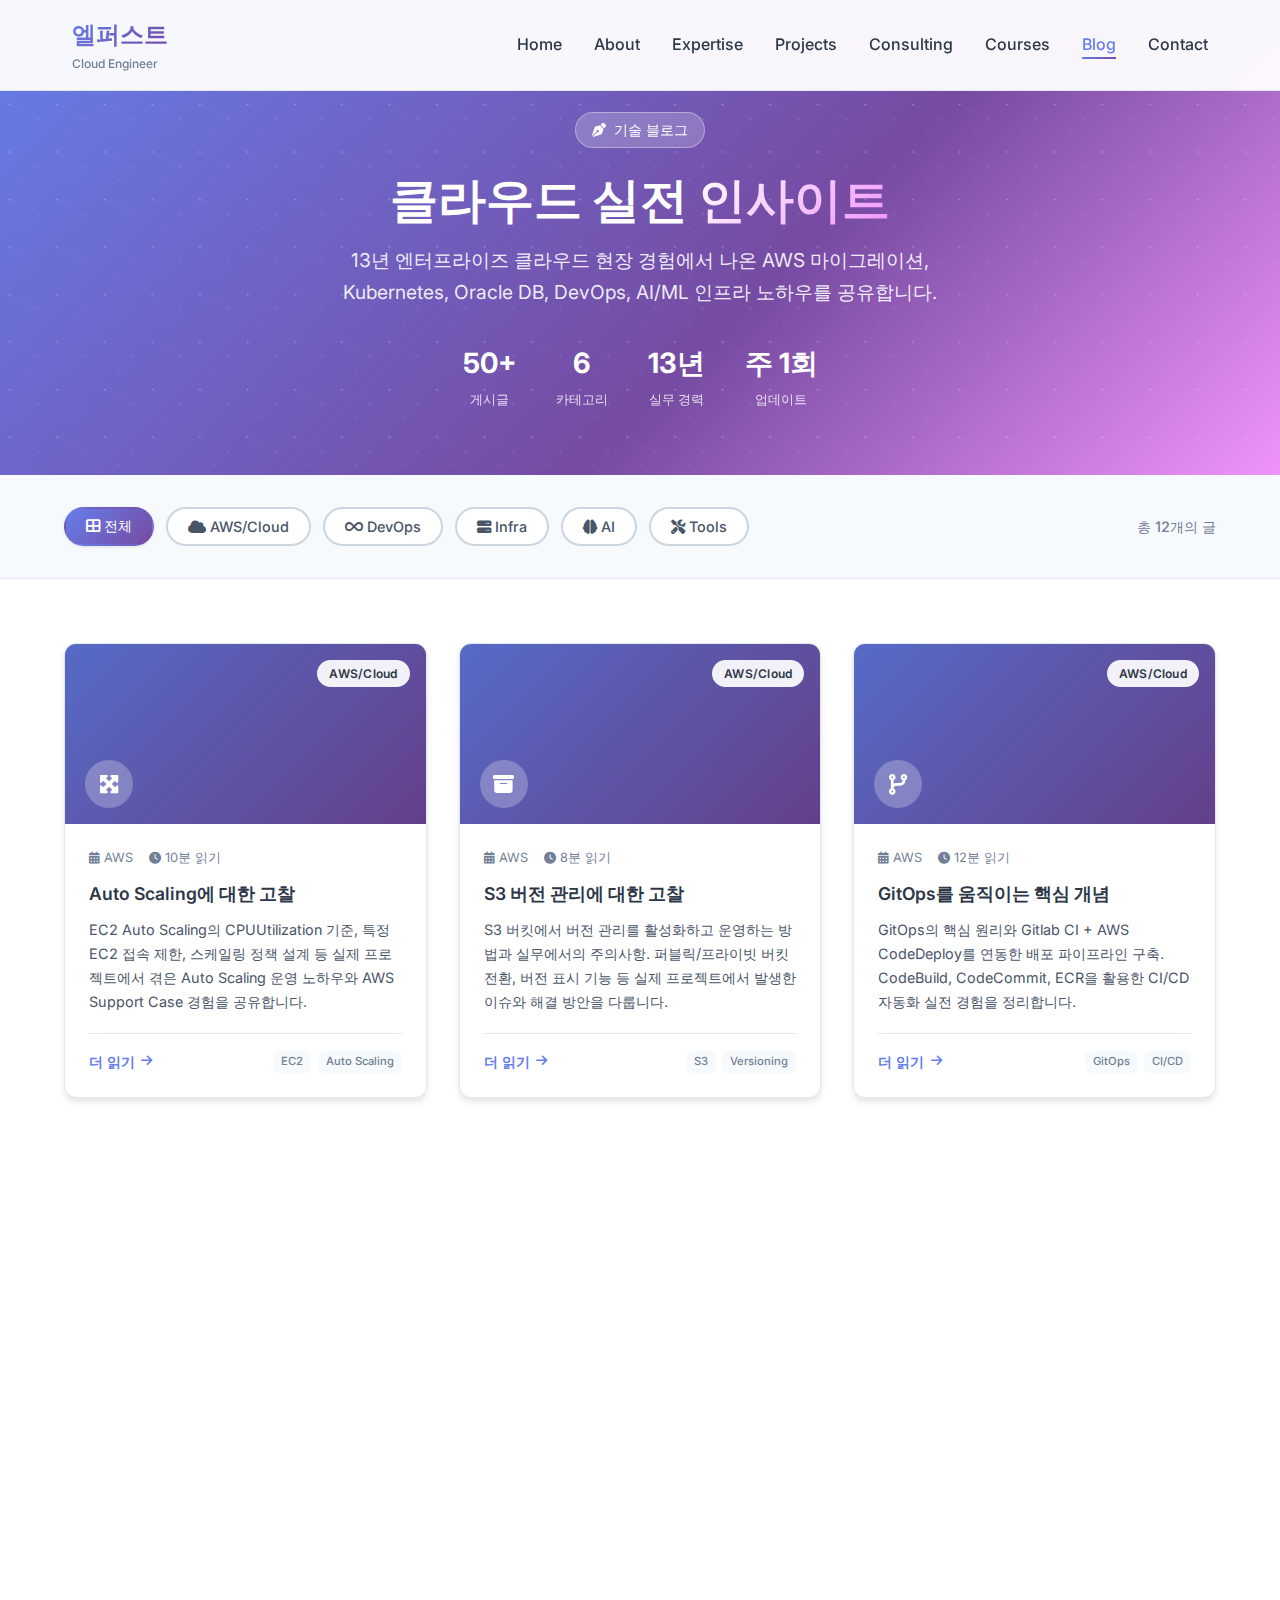
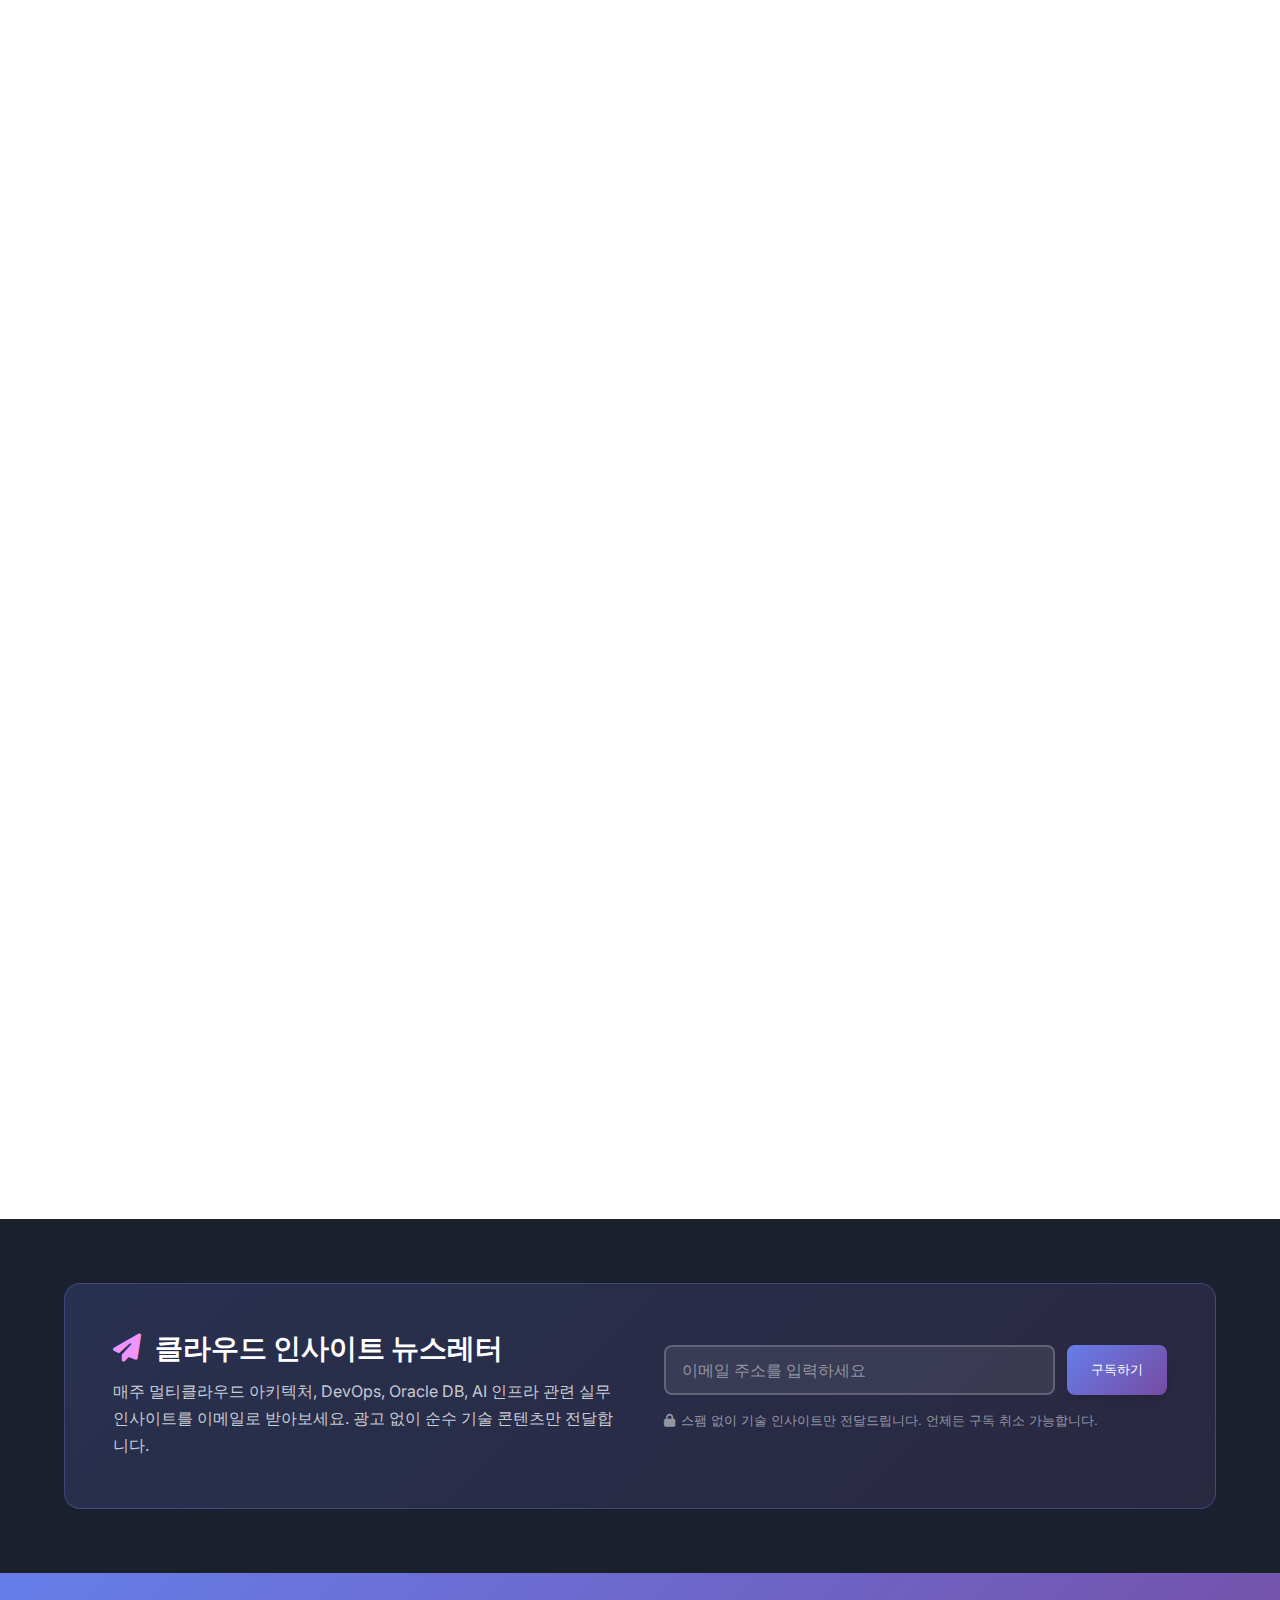
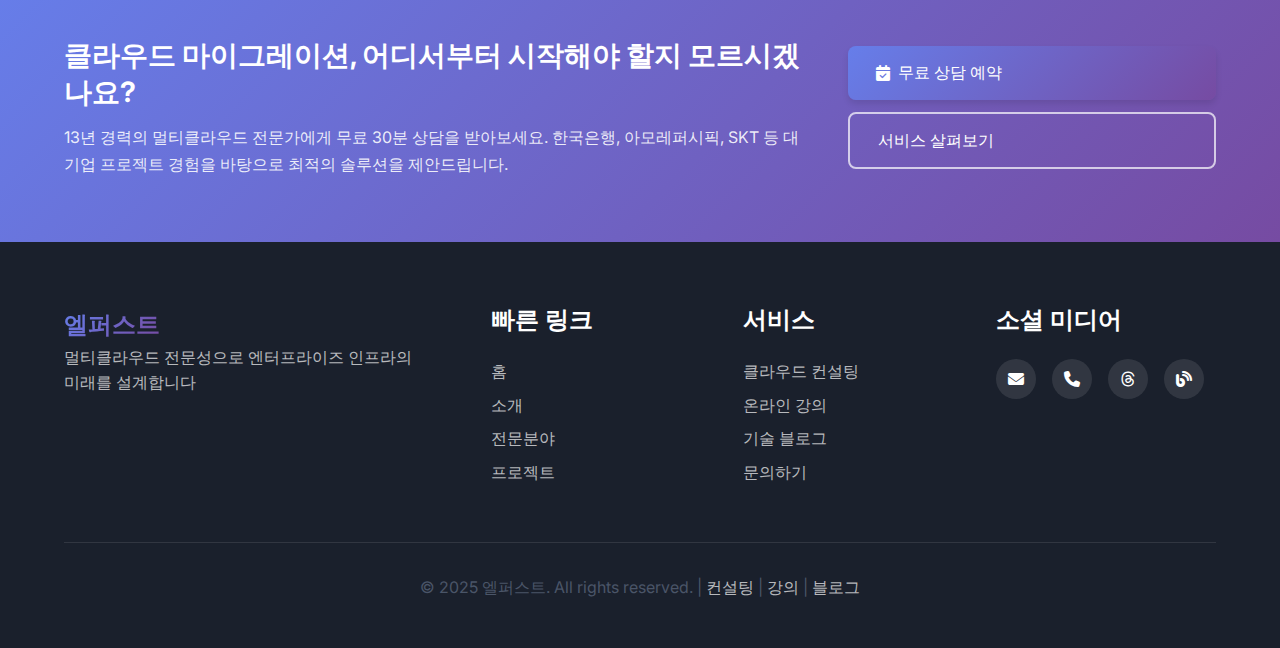
<file: blog.html>
<!DOCTYPE html>
<html lang="ko">
<head>
    <meta charset="UTF-8">
    <meta name="viewport" content="width=device-width, initial-scale=1.0">
    <title>기술 블로그 - 엘퍼스트 | 클라우드·DevOps·Oracle 실전 인사이트</title>
    <meta name="description" content="13년 경력 시니어 클라우드 엔지니어 엘퍼스트의 기술 블로그. AWS 마이그레이션, Kubernetes 보안, Oracle DB, Terraform, AI/ML 인프라 등 엔터프라이즈 실무 경험을 공유합니다.">
    <meta name="keywords" content="클라우드 블로그, AWS 마이그레이션, Kubernetes, Oracle RAC, Terraform, DevOps, 엘퍼스트, 클라우드 엔지니어, 멀티클라우드, CI/CD, Claude Code">
    <meta name="author" content="엘퍼스트">
    <link rel="canonical" href="https://david-devsecops.github.io/ai.github.io/blog.html">

    <!-- Open Graph -->
    <meta property="og:type" content="website">
    <meta property="og:title" content="기술 블로그 - 엘퍼스트 | 클라우드·DevOps·Oracle 실전 인사이트">
    <meta property="og:description" content="13년 경력 시니어 클라우드 엔지니어의 실전 기술 블로그. AWS, Kubernetes, Oracle, Terraform, AI/ML 인프라 실무 경험을 공유합니다.">
    <meta property="og:url" content="https://david-devsecops.github.io/ai.github.io/blog.html">
    <meta property="og:site_name" content="엘퍼스트 Cloud Engineer">
    <meta property="og:locale" content="ko_KR">

    <!-- Twitter Card -->
    <meta name="twitter:card" content="summary_large_image">
    <meta name="twitter:title" content="기술 블로그 - 엘퍼스트 | 클라우드·DevOps·Oracle 실전 인사이트">
    <meta name="twitter:description" content="13년 경력 시니어 클라우드 엔지니어의 실전 기술 블로그. AWS, Kubernetes, Oracle, Terraform 실무 경험 공유.">
    <meta name="twitter:creator" content="@musma_ai">

    <!-- Schema.org 구조화 데이터 -->
    <script type="application/ld+json">
    {
        "@context": "https://schema.org",
        "@type": "Blog",
        "name": "엘퍼스트 기술 블로그 (David Tech Wiki)",
        "description": "13년 경력 시니어 클라우드 엔지니어의 AWS, Kubernetes, Docker, Solaris, AI 실전 기술 인사이트",
        "url": "https://david-devsecops.github.io/ai.github.io/blog.html",
        "author": {
            "@type": "Person",
            "name": "엘퍼스트",
            "jobTitle": "Senior Cloud Engineer",
            "email": "golreas@gmail.com",
            "sameAs": ["https://www.threads.com/@musma_ai"]
        },
        "inLanguage": "ko"
    }
    </script>

    <!-- Fonts -->
    <link href="https://fonts.googleapis.com/css2?family=Inter:wght@300;400;500;600;700&display=swap" rel="stylesheet">

    <!-- Icons -->
    <link rel="stylesheet" href="https://cdnjs.cloudflare.com/ajax/libs/font-awesome/6.4.0/css/all.min.css">

    <!-- CSS -->
    <link rel="stylesheet" href="styles.css">

    <!-- Favicon -->
    <link rel="icon" type="image/x-icon" href="/favicon.ico">

    <style>
        /* =============================================
           NAV CONTAINER OVERRIDE (match index.html)
        ============================================= */
        .nav-container {
            max-width: 1200px;
            margin: 0 auto;
            padding: 0 2rem;
            display: flex;
            align-items: center;
            justify-content: space-between;
            padding-top: 1rem;
            padding-bottom: 1rem;
        }

        @media (max-width: 768px) {
            .nav-container { padding: 0 1rem; }
        }
        @media (max-width: 480px) {
            .nav-container { padding: 0 0.5rem; }
        }

        /* =============================================
           BLOG PAGE HERO / HEADER
        ============================================= */
        .blog-hero {
            background: linear-gradient(135deg, #667eea 0%, #764ba2 60%, #f093fb 100%);
            padding: 7rem 0 4rem;
            text-align: center;
            position: relative;
            overflow: hidden;
        }

        .blog-hero::before {
            content: '';
            position: absolute;
            inset: 0;
            background: url('data:image/svg+xml,<svg xmlns="http://www.w3.org/2000/svg" viewBox="0 0 1000 1000"><defs><pattern id="neural" patternUnits="userSpaceOnUse" width="100" height="100"><circle cx="20" cy="20" r="2" fill="%23ffffff" opacity="0.3"/><circle cx="80" cy="50" r="1.5" fill="%23ffffff" opacity="0.2"/><circle cx="50" cy="80" r="1" fill="%23ffffff" opacity="0.4"/><line x1="20" y1="20" x2="80" y2="50" stroke="%23ffffff" stroke-width="0.5" opacity="0.1"/><line x1="80" y1="50" x2="50" y2="80" stroke="%23ffffff" stroke-width="0.5" opacity="0.1"/></pattern></defs><rect width="100%" height="100%" fill="url(%23neural)"/></svg>') repeat;
            animation: neural-pulse 4s ease-in-out infinite;
            pointer-events: none;
        }

        .blog-hero-content {
            position: relative;
            z-index: 2;
        }

        .blog-hero-badge {
            display: inline-flex;
            align-items: center;
            gap: 0.5rem;
            background: rgba(255, 255, 255, 0.2);
            border: 1px solid rgba(255, 255, 255, 0.35);
            color: #fff;
            padding: 6px 16px;
            border-radius: 50px;
            font-size: 0.875rem;
            font-weight: 500;
            margin-bottom: 1.5rem;
            backdrop-filter: blur(6px);
        }

        .blog-hero h1 {
            font-size: 3rem;
            font-weight: 700;
            color: #fff;
            margin-bottom: 1rem;
            line-height: 1.15;
        }

        .blog-hero h1 span {
            background: linear-gradient(135deg, #fff 0%, #f093fb 100%);
            -webkit-background-clip: text;
            -webkit-text-fill-color: transparent;
            background-clip: text;
        }

        .blog-hero p {
            font-size: 1.2rem;
            color: rgba(255, 255, 255, 0.9);
            max-width: 600px;
            margin: 0 auto 2rem;
            line-height: 1.7;
        }

        .blog-hero-stats {
            display: flex;
            justify-content: center;
            gap: 2.5rem;
            flex-wrap: wrap;
        }

        .blog-stat {
            text-align: center;
            color: #fff;
        }

        .blog-stat-number {
            display: block;
            font-size: 1.75rem;
            font-weight: 700;
        }

        .blog-stat-label {
            font-size: 0.8rem;
            opacity: 0.8;
            font-weight: 500;
        }

        /* =============================================
           BLOG FILTER SECTION
        ============================================= */
        .blog-filter-section {
            background: var(--bg-secondary);
            padding: 2rem 0;
            border-bottom: 1px solid var(--border-light);
            position: sticky;
            top: 70px;
            z-index: 100;
        }

        .blog-filter-wrap {
            display: flex;
            align-items: center;
            justify-content: space-between;
            gap: 1rem;
            flex-wrap: wrap;
        }

        .blog-filter-buttons {
            display: flex;
            gap: 0.75rem;
            flex-wrap: wrap;
        }

        .blog-filter-btn {
            padding: 8px 20px;
            border: 2px solid var(--border-medium);
            background: var(--bg-card);
            color: var(--text-secondary);
            border-radius: 50px;
            cursor: pointer;
            transition: all var(--transition-fast);
            font-weight: 500;
            font-family: var(--font-primary);
            font-size: 0.9rem;
        }

        .blog-filter-btn.active,
        .blog-filter-btn:hover {
            background: var(--gradient-primary);
            color: #fff;
            border-color: transparent;
            box-shadow: var(--shadow-sm);
        }

        .blog-post-count {
            font-size: 0.9rem;
            color: var(--text-light);
            font-weight: 500;
            white-space: nowrap;
        }

        /* =============================================
           BLOG POSTS GRID SECTION
        ============================================= */
        .blog-posts-section {
            background: var(--bg-primary);
            padding: 4rem 0;
        }

        .blog-posts-grid {
            display: grid;
            grid-template-columns: repeat(3, 1fr);
            gap: 2rem;
            margin-bottom: 3rem;
        }

        /* =============================================
           BLOG POST CARD
        ============================================= */
        .blog-post-card {
            background: var(--bg-card);
            border-radius: var(--radius-lg);
            overflow: hidden;
            box-shadow: var(--shadow-md);
            transition: all var(--transition-normal);
            display: flex;
            flex-direction: column;
            border: 1px solid var(--border-light);
        }

        .blog-post-card:hover {
            transform: translateY(-6px);
            box-shadow: var(--shadow-xl);
            border-color: var(--primary-color);
        }

        .blog-post-card.hidden {
            display: none;
        }

        /* Card image / colored top banner */
        .blog-post-thumbnail {
            height: 180px;
            position: relative;
            display: flex;
            align-items: flex-end;
            padding: 1rem 1.25rem;
            overflow: hidden;
        }

        .blog-post-thumbnail::after {
            content: '';
            position: absolute;
            inset: 0;
            background: rgba(0,0,0,0.15);
        }

        .thumb-cloud    { background: linear-gradient(135deg, #667eea 0%, #764ba2 100%); }
        .thumb-devops   { background: linear-gradient(135deg, #11998e 0%, #38ef7d 100%); }
        .thumb-oracle   { background: linear-gradient(135deg, #f7971e 0%, #ffd200 100%); }
        .thumb-tools    { background: linear-gradient(135deg, #4facfe 0%, #00f2fe 100%); }
        .thumb-aiml     { background: linear-gradient(135deg, #f093fb 0%, #f5576c 100%); }

        .blog-post-thumbnail .post-icon {
            position: relative;
            z-index: 2;
            width: 48px;
            height: 48px;
            background: rgba(255,255,255,0.25);
            border-radius: 50%;
            display: flex;
            align-items: center;
            justify-content: center;
            backdrop-filter: blur(4px);
        }

        .blog-post-thumbnail .post-icon i {
            font-size: 1.3rem;
            color: #fff;
        }

        /* Category badge on card */
        .post-category-badge {
            position: absolute;
            top: 1rem;
            right: 1rem;
            z-index: 2;
            background: rgba(255,255,255,0.92);
            color: var(--text-primary);
            padding: 4px 12px;
            border-radius: 50px;
            font-size: 0.75rem;
            font-weight: 600;
            letter-spacing: 0.02em;
        }

        /* Card body */
        .blog-post-body {
            padding: 1.5rem;
            flex: 1;
            display: flex;
            flex-direction: column;
        }

        .blog-post-meta {
            display: flex;
            align-items: center;
            gap: 1rem;
            font-size: 0.8rem;
            color: var(--text-light);
            margin-bottom: 0.75rem;
        }

        .blog-post-meta span {
            display: flex;
            align-items: center;
            gap: 4px;
        }

        .blog-post-meta i {
            font-size: 0.75rem;
        }

        .blog-post-title {
            font-size: 1.1rem;
            font-weight: 600;
            color: var(--text-primary);
            margin-bottom: 0.75rem;
            line-height: 1.45;
        }

        .blog-post-excerpt {
            font-size: 0.9rem;
            color: var(--text-secondary);
            line-height: 1.65;
            margin-bottom: 1.25rem;
            flex: 1;
        }

        .blog-post-footer {
            display: flex;
            align-items: center;
            justify-content: space-between;
            padding-top: 1rem;
            border-top: 1px solid var(--border-light);
        }

        .blog-read-link {
            color: var(--primary-color);
            text-decoration: none;
            font-weight: 600;
            font-size: 0.9rem;
            display: inline-flex;
            align-items: center;
            gap: 0.4rem;
            transition: all var(--transition-fast);
        }

        .blog-read-link:hover {
            gap: 0.7rem;
            color: var(--secondary-color);
        }

        .blog-read-link i {
            font-size: 0.8rem;
            transition: transform var(--transition-fast);
        }

        .blog-read-link:hover i {
            transform: translateX(3px);
        }

        .post-tags {
            display: flex;
            gap: 0.4rem;
            flex-wrap: wrap;
        }

        .post-tag {
            padding: 2px 8px;
            background: var(--bg-secondary);
            color: var(--text-light);
            border-radius: var(--radius-sm);
            font-size: 0.7rem;
            font-weight: 500;
        }

        /* =============================================
           NO RESULTS MESSAGE
        ============================================= */
        .no-results {
            text-align: center;
            padding: 4rem 1rem;
            color: var(--text-light);
            display: none;
        }

        .no-results i {
            font-size: 3rem;
            margin-bottom: 1rem;
            display: block;
            color: var(--border-medium);
        }

        /* =============================================
           NEWSLETTER SECTION
        ============================================= */
        .newsletter-section {
            background: var(--bg-dark);
            padding: 4rem 0;
        }

        .newsletter-inner {
            background: linear-gradient(135deg, rgba(102,126,234,0.18) 0%, rgba(118,75,162,0.18) 100%);
            border: 1px solid rgba(102,126,234,0.35);
            border-radius: var(--radius-xl);
            padding: 3rem;
            display: grid;
            grid-template-columns: 1fr 1fr;
            gap: 3rem;
            align-items: center;
        }

        .newsletter-text h3 {
            font-size: 1.75rem;
            font-weight: 700;
            color: #fff;
            margin-bottom: 0.75rem;
        }

        .newsletter-text h3 i {
            color: var(--accent-color);
            margin-right: 0.5rem;
        }

        .newsletter-text p {
            color: rgba(255,255,255,0.75);
            line-height: 1.7;
            font-size: 1rem;
            margin: 0;
        }

        .newsletter-form-wrap {
            display: flex;
            flex-direction: column;
            gap: 1rem;
        }

        .newsletter-input-row {
            display: flex;
            gap: 0.75rem;
        }

        .newsletter-form-wrap input[type="email"] {
            flex: 1;
            padding: 13px 16px;
            border: 2px solid rgba(255,255,255,0.2);
            border-radius: var(--radius-md);
            background: rgba(255,255,255,0.08);
            color: #fff;
            font-family: var(--font-primary);
            font-size: 1rem;
            transition: all var(--transition-fast);
        }

        .newsletter-form-wrap input[type="email"]::placeholder {
            color: rgba(255,255,255,0.45);
        }

        .newsletter-form-wrap input[type="email"]:focus {
            outline: none;
            border-color: var(--primary-color);
            background: rgba(255,255,255,0.12);
            box-shadow: 0 0 0 3px rgba(102,126,234,0.25);
        }

        .newsletter-notice {
            font-size: 0.8rem;
            color: rgba(255,255,255,0.5);
            display: flex;
            align-items: center;
            gap: 0.4rem;
        }

        /* =============================================
           CONSULTING CTA BANNER
        ============================================= */
        .consulting-cta-banner {
            background: var(--gradient-primary);
            padding: 4rem 0;
        }

        .cta-content {
            display: grid;
            grid-template-columns: 2fr 1fr;
            gap: 3rem;
            align-items: center;
        }

        .cta-text h2 {
            font-size: 1.75rem;
            font-weight: 700;
            color: #fff;
            margin-bottom: 0.75rem;
            line-height: 1.35;
        }

        .cta-text p {
            color: rgba(255,255,255,0.88);
            line-height: 1.7;
            font-size: 1rem;
            margin: 0;
        }

        .cta-buttons {
            display: flex;
            flex-direction: column;
            gap: 0.75rem;
        }

        .btn-outline {
            background: transparent;
            color: #fff;
            border: 2px solid rgba(255,255,255,0.7);
        }

        .btn-outline:hover {
            background: rgba(255,255,255,0.15);
            border-color: #fff;
            transform: translateY(-2px);
        }

        .btn-lg {
            padding: 14px 28px;
            font-size: 1rem;
        }

        /* =============================================
           FOOTER (dark - matches index.html)
        ============================================= */
        .footer-bottom a {
            color: rgba(255,255,255,0.7);
            text-decoration: none;
        }

        .footer-bottom a:hover {
            color: #fff;
        }

        /* =============================================
           RESPONSIVE
        ============================================= */
        @media (max-width: 1024px) {
            .blog-posts-grid {
                grid-template-columns: repeat(2, 1fr);
            }

            .newsletter-inner {
                grid-template-columns: 1fr;
                gap: 2rem;
                text-align: center;
            }

            .newsletter-input-row {
                flex-direction: column;
            }

            .cta-content {
                grid-template-columns: 1fr;
                gap: 2rem;
                text-align: center;
            }

            .cta-buttons {
                flex-direction: row;
                justify-content: center;
                flex-wrap: wrap;
            }
        }

        @media (max-width: 768px) {
            .blog-hero h1 {
                font-size: 2.2rem;
            }

            .blog-posts-grid {
                grid-template-columns: 1fr;
            }

            .blog-filter-wrap {
                flex-direction: column;
                align-items: flex-start;
            }

            .blog-hero-stats {
                gap: 1.5rem;
            }

            .newsletter-inner {
                padding: 2rem 1.5rem;
            }

            .blog-filter-section {
                position: static;
            }
        }

        @media (max-width: 480px) {
            .blog-hero h1 {
                font-size: 1.75rem;
            }

            .blog-hero p {
                font-size: 1rem;
            }

            .blog-filter-btn {
                padding: 7px 14px;
                font-size: 0.825rem;
            }
        }
    </style>
</head>
<body>

    <!-- =============================================
         NAVIGATION
    ============================================= -->
    <nav class="navbar" id="navbar">
        <div class="nav-container">
            <div class="nav-logo">
                <span class="logo-text">엘퍼스트</span>
                <span class="logo-subtitle">Cloud Engineer</span>
            </div>
            <ul class="nav-menu" id="nav-menu">
                <li class="nav-item">
                    <a href="index.html" class="nav-link">Home</a>
                </li>
                <li class="nav-item">
                    <a href="index.html#about" class="nav-link">About</a>
                </li>
                <li class="nav-item">
                    <a href="index.html#expertise" class="nav-link">Expertise</a>
                </li>
                <li class="nav-item">
                    <a href="index.html#projects" class="nav-link">Projects</a>
                </li>
                <li class="nav-item">
                    <a href="consulting.html" class="nav-link">Consulting</a>
                </li>
                <li class="nav-item">
                    <a href="courses.html" class="nav-link">Courses</a>
                </li>
                <li class="nav-item">
                    <a href="blog.html" class="nav-link active">Blog</a>
                </li>
                <li class="nav-item">
                    <a href="index.html#contact" class="nav-link">Contact</a>
                </li>
            </ul>
            <div class="hamburger" id="hamburger">
                <span class="bar"></span>
                <span class="bar"></span>
                <span class="bar"></span>
            </div>
        </div>
    </nav>

    <!-- =============================================
         BLOG HERO HEADER
    ============================================= -->
    <section class="blog-hero">
        <div class="container blog-hero-content">
            <div class="blog-hero-badge">
                <i class="fas fa-pen-nib"></i>
                기술 블로그
            </div>
            <h1>클라우드 실전 <span>인사이트</span></h1>
            <p>
                13년 엔터프라이즈 클라우드 현장 경험에서 나온 AWS 마이그레이션,
                Kubernetes, Oracle DB, DevOps, AI/ML 인프라 노하우를 공유합니다.
            </p>
            <div class="blog-hero-stats">
                <div class="blog-stat">
                    <span class="blog-stat-number">50+</span>
                    <span class="blog-stat-label">게시글</span>
                </div>
                <div class="blog-stat">
                    <span class="blog-stat-number">6</span>
                    <span class="blog-stat-label">카테고리</span>
                </div>
                <div class="blog-stat">
                    <span class="blog-stat-number">13년</span>
                    <span class="blog-stat-label">실무 경력</span>
                </div>
                <div class="blog-stat">
                    <span class="blog-stat-number">주 1회</span>
                    <span class="blog-stat-label">업데이트</span>
                </div>
            </div>
        </div>
    </section>

    <!-- =============================================
         CATEGORY FILTER
    ============================================= -->
    <div class="blog-filter-section">
        <div class="container">
            <div class="blog-filter-wrap">
                <div class="blog-filter-buttons" id="blog-filter-buttons">
                    <button class="blog-filter-btn active" data-filter="all">
                        <i class="fas fa-th-large"></i> 전체
                    </button>
                    <button class="blog-filter-btn" data-filter="Cloud">
                        <i class="fas fa-cloud"></i> AWS/Cloud
                    </button>
                    <button class="blog-filter-btn" data-filter="DevOps">
                        <i class="fas fa-infinity"></i> DevOps
                    </button>
                    <button class="blog-filter-btn" data-filter="Infra">
                        <i class="fas fa-server"></i> Infra
                    </button>
                    <button class="blog-filter-btn" data-filter="AI">
                        <i class="fas fa-brain"></i> AI
                    </button>
                    <button class="blog-filter-btn" data-filter="Tools">
                        <i class="fas fa-tools"></i> Tools
                    </button>
                </div>
                <span class="blog-post-count" id="blog-post-count">총 12개의 글</span>
            </div>
        </div>
    </div>

    <!-- =============================================
         BLOG POSTS GRID
    ============================================= -->
    <section class="blog-posts-section">
        <div class="container">
            <div class="blog-posts-grid" id="blog-posts-grid">

                <!-- Post 1: Cloud - Auto Scaling -->
                <article class="blog-post-card fade-in" data-category="Cloud">
                    <div class="blog-post-thumbnail thumb-cloud">
                        <span class="post-category-badge">AWS/Cloud</span>
                        <div class="post-icon"><i class="fas fa-expand-arrows-alt"></i></div>
                    </div>
                    <div class="blog-post-body">
                        <div class="blog-post-meta">
                            <span><i class="fas fa-calendar-alt"></i> AWS</span>
                            <span><i class="fas fa-clock"></i> 10분 읽기</span>
                        </div>
                        <h2 class="blog-post-title">Auto Scaling에 대한 고찰</h2>
                        <p class="blog-post-excerpt">EC2 Auto Scaling의 CPUUtilization 기준, 특정 EC2 접속 제한, 스케일링 정책 설계 등 실제 프로젝트에서 겪은 Auto Scaling 운영 노하우와 AWS Support Case 경험을 공유합니다.</p>
                        <div class="blog-post-footer">
                            <a href="https://www.blockswapn.kr" class="blog-read-link" target="_blank">더 읽기 <i class="fas fa-arrow-right"></i></a>
                            <div class="post-tags">
                                <span class="post-tag">EC2</span>
                                <span class="post-tag">Auto Scaling</span>
                            </div>
                        </div>
                    </div>
                </article>

                <!-- Post 2: Cloud - S3 버전 관리 -->
                <article class="blog-post-card fade-in" data-category="Cloud">
                    <div class="blog-post-thumbnail thumb-cloud">
                        <span class="post-category-badge">AWS/Cloud</span>
                        <div class="post-icon"><i class="fas fa-archive"></i></div>
                    </div>
                    <div class="blog-post-body">
                        <div class="blog-post-meta">
                            <span><i class="fas fa-calendar-alt"></i> AWS</span>
                            <span><i class="fas fa-clock"></i> 8분 읽기</span>
                        </div>
                        <h2 class="blog-post-title">S3 버전 관리에 대한 고찰</h2>
                        <p class="blog-post-excerpt">S3 버킷에서 버전 관리를 활성화하고 운영하는 방법과 실무에서의 주의사항. 퍼블릭/프라이빗 버킷 전환, 버전 표시 기능 등 실제 프로젝트에서 발생한 이슈와 해결 방안을 다룹니다.</p>
                        <div class="blog-post-footer">
                            <a href="https://www.blockswapn.kr" class="blog-read-link" target="_blank">더 읽기 <i class="fas fa-arrow-right"></i></a>
                            <div class="post-tags">
                                <span class="post-tag">S3</span>
                                <span class="post-tag">Versioning</span>
                            </div>
                        </div>
                    </div>
                </article>

                <!-- Post 3: Cloud - GitOps -->
                <article class="blog-post-card fade-in" data-category="Cloud">
                    <div class="blog-post-thumbnail thumb-cloud">
                        <span class="post-category-badge">AWS/Cloud</span>
                        <div class="post-icon"><i class="fas fa-code-branch"></i></div>
                    </div>
                    <div class="blog-post-body">
                        <div class="blog-post-meta">
                            <span><i class="fas fa-calendar-alt"></i> AWS</span>
                            <span><i class="fas fa-clock"></i> 12분 읽기</span>
                        </div>
                        <h2 class="blog-post-title">GitOps를 움직이는 핵심 개념</h2>
                        <p class="blog-post-excerpt">GitOps의 핵심 원리와 Gitlab CI + AWS CodeDeploy를 연동한 배포 파이프라인 구축. CodeBuild, CodeCommit, ECR을 활용한 CI/CD 자동화 실전 경험을 정리합니다.</p>
                        <div class="blog-post-footer">
                            <a href="https://www.blockswapn.kr" class="blog-read-link" target="_blank">더 읽기 <i class="fas fa-arrow-right"></i></a>
                            <div class="post-tags">
                                <span class="post-tag">GitOps</span>
                                <span class="post-tag">CI/CD</span>
                            </div>
                        </div>
                    </div>
                </article>

                <!-- Post 4: Cloud - AWS Support Case -->
                <article class="blog-post-card fade-in" data-category="Cloud">
                    <div class="blog-post-thumbnail thumb-cloud">
                        <span class="post-category-badge">AWS/Cloud</span>
                        <div class="post-icon"><i class="fas fa-headset"></i></div>
                    </div>
                    <div class="blog-post-body">
                        <div class="blog-post-meta">
                            <span><i class="fas fa-calendar-alt"></i> AWS</span>
                            <span><i class="fas fa-clock"></i> 15분 읽기</span>
                        </div>
                        <h2 class="blog-post-title">AWS Support Case 실전 모음 (30+ 케이스)</h2>
                        <p class="blog-post-excerpt">실무에서 AWS Support에 문의한 30개 이상의 실제 케이스 모음. Load Balancer 이슈, DocumentDB 패치, WAF SizeRestrictions, Lambda 워밍업, Redis 업데이트, API Gateway 구성 등 다양한 사례를 정리합니다.</p>
                        <div class="blog-post-footer">
                            <a href="https://www.blockswapn.kr" class="blog-read-link" target="_blank">더 읽기 <i class="fas fa-arrow-right"></i></a>
                            <div class="post-tags">
                                <span class="post-tag">Support</span>
                                <span class="post-tag">Troubleshoot</span>
                            </div>
                        </div>
                    </div>
                </article>

                <!-- Post 5: Cloud - EKS & SSM -->
                <article class="blog-post-card fade-in" data-category="Cloud">
                    <div class="blog-post-thumbnail thumb-cloud">
                        <span class="post-category-badge">AWS/Cloud</span>
                        <div class="post-icon"><i class="fas fa-dharmachakra"></i></div>
                    </div>
                    <div class="blog-post-body">
                        <div class="blog-post-meta">
                            <span><i class="fas fa-calendar-alt"></i> AWS</span>
                            <span><i class="fas fa-clock"></i> 10분 읽기</span>
                        </div>
                        <h2 class="blog-post-title">EKS 생성 에러 모음 & AWS SSM 적용기</h2>
                        <p class="blog-post-excerpt">EKS 클러스터 생성 시 발생하는 주요 에러와 CloudFormation NodeGroup 에러 해결법. gossm을 활용한 AWS SSM(Session Manager) 적용기. EC2에서 EKS로의 전환 시 고려사항을 다룹니다.</p>
                        <div class="blog-post-footer">
                            <a href="https://www.blockswapn.kr" class="blog-read-link" target="_blank">더 읽기 <i class="fas fa-arrow-right"></i></a>
                            <div class="post-tags">
                                <span class="post-tag">EKS</span>
                                <span class="post-tag">SSM</span>
                            </div>
                        </div>
                    </div>
                </article>

                <!-- Post 6: DevOps - Kubernetes -->
                <article class="blog-post-card fade-in" data-category="DevOps">
                    <div class="blog-post-thumbnail thumb-devops">
                        <span class="post-category-badge">DevOps</span>
                        <div class="post-icon"><i class="fas fa-cubes"></i></div>
                    </div>
                    <div class="blog-post-body">
                        <div class="blog-post-meta">
                            <span><i class="fas fa-calendar-alt"></i> Kubernetes</span>
                            <span><i class="fas fa-clock"></i> 12분 읽기</span>
                        </div>
                        <h2 class="blog-post-title">Container Orchestration과 Container Runtime 정리</h2>
                        <p class="blog-post-excerpt">Container Orchestration, Container, Linux OS의 관계를 체계적으로 정리. Container Runtime의 종류와 동작 원리, Docker/containerd/CRI-O 비교 등 Kubernetes 핵심 인프라를 이해하기 위한 가이드.</p>
                        <div class="blog-post-footer">
                            <a href="https://www.blockswapn.kr" class="blog-read-link" target="_blank">더 읽기 <i class="fas fa-arrow-right"></i></a>
                            <div class="post-tags">
                                <span class="post-tag">K8s</span>
                                <span class="post-tag">Container</span>
                            </div>
                        </div>
                    </div>
                </article>

                <!-- Post 7: DevOps - Docker & Registry -->
                <article class="blog-post-card fade-in" data-category="DevOps">
                    <div class="blog-post-thumbnail thumb-devops">
                        <span class="post-category-badge">DevOps</span>
                        <div class="post-icon"><i class="fab fa-docker"></i></div>
                    </div>
                    <div class="blog-post-body">
                        <div class="blog-post-meta">
                            <span><i class="fas fa-calendar-alt"></i> Docker</span>
                            <span><i class="fas fa-clock"></i> 8분 읽기</span>
                        </div>
                        <h2 class="blog-post-title">Docker & Nexus3 Private Registry 구축 가이드</h2>
                        <p class="blog-post-excerpt">Docker build, 이미지 이름 변경부터 Nexus3 기반 Private Registry 구축까지. Ubuntu에서 Docker Engine 설치, ECR Repository 이미지 관리, Nexus3 docker push 500 에러 해결 등 실전 노하우를 공유합니다.</p>
                        <div class="blog-post-footer">
                            <a href="https://www.blockswapn.kr" class="blog-read-link" target="_blank">더 읽기 <i class="fas fa-arrow-right"></i></a>
                            <div class="post-tags">
                                <span class="post-tag">Docker</span>
                                <span class="post-tag">Nexus3</span>
                            </div>
                        </div>
                    </div>
                </article>

                <!-- Post 8: DevOps - Git/GitLab -->
                <article class="blog-post-card fade-in" data-category="DevOps">
                    <div class="blog-post-thumbnail thumb-devops">
                        <span class="post-category-badge">DevOps</span>
                        <div class="post-icon"><i class="fab fa-gitlab"></i></div>
                    </div>
                    <div class="blog-post-body">
                        <div class="blog-post-meta">
                            <span><i class="fas fa-calendar-alt"></i> Git/CI</span>
                            <span><i class="fas fa-clock"></i> 7분 읽기</span>
                        </div>
                        <h2 class="blog-post-title">GitLab CI & CodeCommit Repository Mirroring</h2>
                        <p class="blog-post-excerpt">GitLab에서 AWS CodeCommit으로 Repository Mirroring 설정 방법. Branch merge 시 .gitlab-ci.yml 구성, VS Code와 CodeCommit 연동, GitLab Mirror Error 해결 등 CI/CD 파이프라인 구축 경험을 공유합니다.</p>
                        <div class="blog-post-footer">
                            <a href="https://www.blockswapn.kr" class="blog-read-link" target="_blank">더 읽기 <i class="fas fa-arrow-right"></i></a>
                            <div class="post-tags">
                                <span class="post-tag">GitLab</span>
                                <span class="post-tag">CodeCommit</span>
                            </div>
                        </div>
                    </div>
                </article>

                <!-- Post 9: Infra - Solaris -->
                <article class="blog-post-card fade-in" data-category="Infra">
                    <div class="blog-post-thumbnail thumb-oracle">
                        <span class="post-category-badge">Infra</span>
                        <div class="post-icon"><i class="fas fa-microchip"></i></div>
                    </div>
                    <div class="blog-post-body">
                        <div class="blog-post-meta">
                            <span><i class="fas fa-calendar-alt"></i> Solaris/Linux</span>
                            <span><i class="fas fa-clock"></i> 15분 읽기</span>
                        </div>
                        <h2 class="blog-post-title">Solaris 성능 모니터링 & 메모리 관리 실전 가이드</h2>
                        <p class="blog-post-excerpt">Solaris 시스템 관리 경험에서 나온 성능 모니터링 노하우. vmstat, prstat 결과 분석, 메모리 시스템 구조, 스왑 영향, CPU 사용량 분석, Sun SPARC 하드웨어 트러블슈팅(V240 Fan 교체, V490 CPU Panic 등) 25편 이상의 실전 가이드.</p>
                        <div class="blog-post-footer">
                            <a href="https://www.blockswapn.kr" class="blog-read-link" target="_blank">더 읽기 <i class="fas fa-arrow-right"></i></a>
                            <div class="post-tags">
                                <span class="post-tag">Solaris</span>
                                <span class="post-tag">Performance</span>
                            </div>
                        </div>
                    </div>
                </article>

                <!-- Post 10: Infra - Linux & NFS -->
                <article class="blog-post-card fade-in" data-category="Infra">
                    <div class="blog-post-thumbnail thumb-oracle">
                        <span class="post-category-badge">Infra</span>
                        <div class="post-icon"><i class="fab fa-linux"></i></div>
                    </div>
                    <div class="blog-post-body">
                        <div class="blog-post-meta">
                            <span><i class="fas fa-calendar-alt"></i> Linux</span>
                            <span><i class="fas fa-clock"></i> 6분 읽기</span>
                        </div>
                        <h2 class="blog-post-title">RHEL 8 NFS Server 구축 & BIOS/BMC 버전 확인</h2>
                        <p class="blog-post-excerpt">RHEL 8에서 NFS Server를 구축하는 방법과 리눅스 서버의 BIOS/BMC 버전 확인 방법. WebtoB SSL 설정까지 포함한 엔터프라이즈 인프라 관리 실무 가이드.</p>
                        <div class="blog-post-footer">
                            <a href="https://www.blockswapn.kr" class="blog-read-link" target="_blank">더 읽기 <i class="fas fa-arrow-right"></i></a>
                            <div class="post-tags">
                                <span class="post-tag">Linux</span>
                                <span class="post-tag">NFS</span>
                            </div>
                        </div>
                    </div>
                </article>

                <!-- Post 11: AI - Claude & ChatGPT -->
                <article class="blog-post-card fade-in" data-category="AI">
                    <div class="blog-post-thumbnail thumb-aiml">
                        <span class="post-category-badge">AI</span>
                        <div class="post-icon"><i class="fas fa-robot"></i></div>
                    </div>
                    <div class="blog-post-body">
                        <div class="blog-post-meta">
                            <span><i class="fas fa-calendar-alt"></i> AI Tools</span>
                            <span><i class="fas fa-clock"></i> 10분 읽기</span>
                        </div>
                        <h2 class="blog-post-title">AI 개발 도구 활용기: Claude Code Subagent & GPT-5 코딩 Tip</h2>
                        <p class="blog-post-excerpt">Claude Code Subagent 활용법, ChatGPT와 VSCode 연동, GPT-5 코딩 활용 팁(한국인을 위한 예시). 구글 AI 엔지니어의 '바이브 코딩 함정' 분석과 GenSpark AI Developer 리뷰까지 AI 도구 실전 활용기를 공유합니다.</p>
                        <div class="blog-post-footer">
                            <a href="https://www.blockswapn.kr" class="blog-read-link" target="_blank">더 읽기 <i class="fas fa-arrow-right"></i></a>
                            <div class="post-tags">
                                <span class="post-tag">Claude</span>
                                <span class="post-tag">ChatGPT</span>
                            </div>
                        </div>
                    </div>
                </article>

                <!-- Post 12: Tools - Useful Commands -->
                <article class="blog-post-card fade-in" data-category="Tools">
                    <div class="blog-post-thumbnail thumb-tools">
                        <span class="post-category-badge">Tools</span>
                        <div class="post-icon"><i class="fas fa-terminal"></i></div>
                    </div>
                    <div class="blog-post-body">
                        <div class="blog-post-meta">
                            <span><i class="fas fa-calendar-alt"></i> Commands</span>
                            <span><i class="fas fa-clock"></i> 5분 읽기</span>
                        </div>
                        <h2 class="blog-post-title">실무 유용 명령어 모음 & AWS EBS 볼륨 확장</h2>
                        <p class="blog-post-excerpt">Mac에서 Listen Port &amp; PID 확인, 여러 개의 docker compose 파일 사용, exited 컨테이너 정리, 리눅스 파일 권한 복사, ASUS Router IPSec VPN 설정, AWS EC2 EBS 볼륨 확장 등 실무에서 바로 쓸 수 있는 명령어 모음.</p>
                        <div class="blog-post-footer">
                            <a href="https://www.blockswapn.kr" class="blog-read-link" target="_blank">더 읽기 <i class="fas fa-arrow-right"></i></a>
                            <div class="post-tags">
                                <span class="post-tag">Shell</span>
                                <span class="post-tag">Commands</span>
                            </div>
                        </div>
                    </div>
                </article>

            </div><!-- /.blog-posts-grid -->

            <!-- No results message -->
            <div class="no-results" id="no-results">
                <i class="fas fa-search"></i>
                <p>해당 카테고리의 글이 없습니다.</p>
            </div>

        </div>
    </section>

    <!-- =============================================
         NEWSLETTER SUBSCRIPTION
    ============================================= -->
    <section class="newsletter-section">
        <div class="container">
            <div class="newsletter-inner">
                <div class="newsletter-text">
                    <h3><i class="fas fa-paper-plane"></i> 클라우드 인사이트 뉴스레터</h3>
                    <p>
                        매주 멀티클라우드 아키텍처, DevOps, Oracle DB, AI 인프라 관련
                        실무 인사이트를 이메일로 받아보세요. 광고 없이 순수 기술 콘텐츠만 전달합니다.
                    </p>
                </div>
                <div class="newsletter-form-wrap">
                    <form id="newsletter-form" action="https://formspree.io/f/YOUR_FORM_ID" method="POST">
                        <div class="newsletter-input-row">
                            <input
                                type="email"
                                name="email"
                                placeholder="이메일 주소를 입력하세요"
                                required
                                aria-label="이메일 주소"
                            >
                            <button type="submit" class="btn btn-primary">
                                구독하기
                            </button>
                        </div>
                    </form>
                    <p class="newsletter-notice">
                        <i class="fas fa-lock"></i>
                        스팸 없이 기술 인사이트만 전달드립니다. 언제든 구독 취소 가능합니다.
                    </p>
                </div>
            </div>
        </div>
    </section>

    <!-- =============================================
         CONSULTING CTA BANNER
    ============================================= -->
    <section class="consulting-cta-banner">
        <div class="container">
            <div class="cta-content">
                <div class="cta-text">
                    <h2>클라우드 마이그레이션, 어디서부터 시작해야 할지 모르시겠나요?</h2>
                    <p>
                        13년 경력의 멀티클라우드 전문가에게 무료 30분 상담을 받아보세요.
                        한국은행, 아모레퍼시픽, SKT 등 대기업 프로젝트 경험을 바탕으로
                        최적의 솔루션을 제안드립니다.
                    </p>
                </div>
                <div class="cta-buttons">
                    <a href="consulting.html" class="btn btn-primary btn-lg">
                        <i class="fas fa-calendar-check"></i>
                        무료 상담 예약
                    </a>
                    <a href="consulting.html#services" class="btn btn-outline btn-lg">
                        서비스 살펴보기
                    </a>
                </div>
            </div>
        </div>
    </section>

    <!-- =============================================
         FOOTER
    ============================================= -->
    <footer class="footer">
        <div class="container">
            <div class="footer-content">
                <div class="footer-logo">
                    <span class="logo-text">엘퍼스트</span>
                    <p class="footer-description">
                        멀티클라우드 전문성으로 엔터프라이즈 인프라의 미래를 설계합니다
                    </p>
                </div>
                <div class="footer-links">
                    <div class="footer-section">
                        <h4>빠른 링크</h4>
                        <ul>
                            <li><a href="index.html">홈</a></li>
                            <li><a href="index.html#about">소개</a></li>
                            <li><a href="index.html#expertise">전문분야</a></li>
                            <li><a href="index.html#projects">프로젝트</a></li>
                        </ul>
                    </div>
                    <div class="footer-section">
                        <h4>서비스</h4>
                        <ul>
                            <li><a href="consulting.html">클라우드 컨설팅</a></li>
                            <li><a href="courses.html">온라인 강의</a></li>
                            <li><a href="blog.html">기술 블로그</a></li>
                            <li><a href="index.html#contact">문의하기</a></li>
                        </ul>
                    </div>
                    <div class="footer-section">
                        <h4>소셜 미디어</h4>
                        <div class="social-links">
                            <a href="mailto:golreas@gmail.com" class="social-link" aria-label="이메일">
                                <i class="fas fa-envelope"></i>
                            </a>
                            <a href="tel:010-7413-5650" class="social-link" aria-label="전화">
                                <i class="fas fa-phone"></i>
                            </a>
                            <a href="https://www.threads.com/@musma_ai" class="social-link" aria-label="Threads @musma_ai" target="_blank" rel="noopener">
                                <i class="fab fa-threads"></i>
                            </a>
                            <a href="blog.html" class="social-link" aria-label="블로그">
                                <i class="fas fa-blog"></i>
                            </a>
                        </div>
                    </div>
                </div>
            </div>
            <div class="footer-bottom">
                <p>&copy; 2025 엘퍼스트. All rights reserved. |
                    <a href="consulting.html">컨설팅</a> |
                    <a href="courses.html">강의</a> |
                    <a href="blog.html">블로그</a>
                </p>
            </div>
        </div>
    </footer>

    <!-- Back to Top -->
    <button class="back-to-top" id="back-to-top" aria-label="맨 위로 이동">
        <i class="fas fa-chevron-up"></i>
    </button>

    <!-- =============================================
         JAVASCRIPT
    ============================================= -->
    <script>
        // ---- Navbar scroll effect ----
        (function () {
            const navbar = document.getElementById('navbar');
            const hamburger = document.getElementById('hamburger');
            const navMenu = document.getElementById('nav-menu');
            const backToTop = document.getElementById('back-to-top');

            window.addEventListener('scroll', function () {
                if (window.scrollY > 100) {
                    navbar.classList.add('scrolled');
                    backToTop.classList.add('visible');
                } else {
                    navbar.classList.remove('scrolled');
                    backToTop.classList.remove('visible');
                }
            });

            // Mobile hamburger
            hamburger.addEventListener('click', function () {
                hamburger.classList.toggle('active');
                navMenu.classList.toggle('active');
            });

            // Close mobile menu on link click
            document.querySelectorAll('.nav-link').forEach(function (link) {
                link.addEventListener('click', function () {
                    hamburger.classList.remove('active');
                    navMenu.classList.remove('active');
                });
            });

            // Back to top
            backToTop.addEventListener('click', function () {
                window.scrollTo({ top: 0, behavior: 'smooth' });
            });
        })();

        // ---- Blog category filter ----
        (function () {
            const filterButtons = document.querySelectorAll('.blog-filter-btn');
            const cards = document.querySelectorAll('.blog-post-card');
            const countEl = document.getElementById('blog-post-count');
            const noResults = document.getElementById('no-results');

            filterButtons.forEach(function (btn) {
                btn.addEventListener('click', function () {
                    // Update active button
                    filterButtons.forEach(function (b) { b.classList.remove('active'); });
                    btn.classList.add('active');

                    const filter = btn.getAttribute('data-filter');
                    let visible = 0;

                    cards.forEach(function (card) {
                        const cat = card.getAttribute('data-category');
                        if (filter === 'all' || cat === filter) {
                            card.classList.remove('hidden');
                            visible++;
                        } else {
                            card.classList.add('hidden');
                        }
                    });

                    // Update post count
                    if (visible === 0) {
                        noResults.style.display = 'block';
                        countEl.textContent = '0개의 글';
                    } else {
                        noResults.style.display = 'none';
                        countEl.textContent = '총 ' + visible + '개의 글';
                    }
                });
            });
        })();

        // ---- Scroll fade-in animation ----
        (function () {
            const observer = new IntersectionObserver(
                function (entries) {
                    entries.forEach(function (entry) {
                        if (entry.isIntersecting) {
                            entry.target.classList.add('visible');
                            observer.unobserve(entry.target);
                        }
                    });
                },
                { threshold: 0.1 }
            );

            document.querySelectorAll('.fade-in').forEach(function (el) {
                observer.observe(el);
            });
        })();

        // ---- Newsletter form ----
        (function () {
            const form = document.getElementById('newsletter-form');
            if (form) {
                form.addEventListener('submit', function (e) {
                    const btn = form.querySelector('button[type="submit"]');
                    btn.textContent = '처리 중...';
                    btn.disabled = true;
                    // Re-enable after submission attempt
                    setTimeout(function () {
                        btn.textContent = '구독하기';
                        btn.disabled = false;
                    }, 3000);
                });
            }
        })();
    </script>

</body>
</html>
</file>
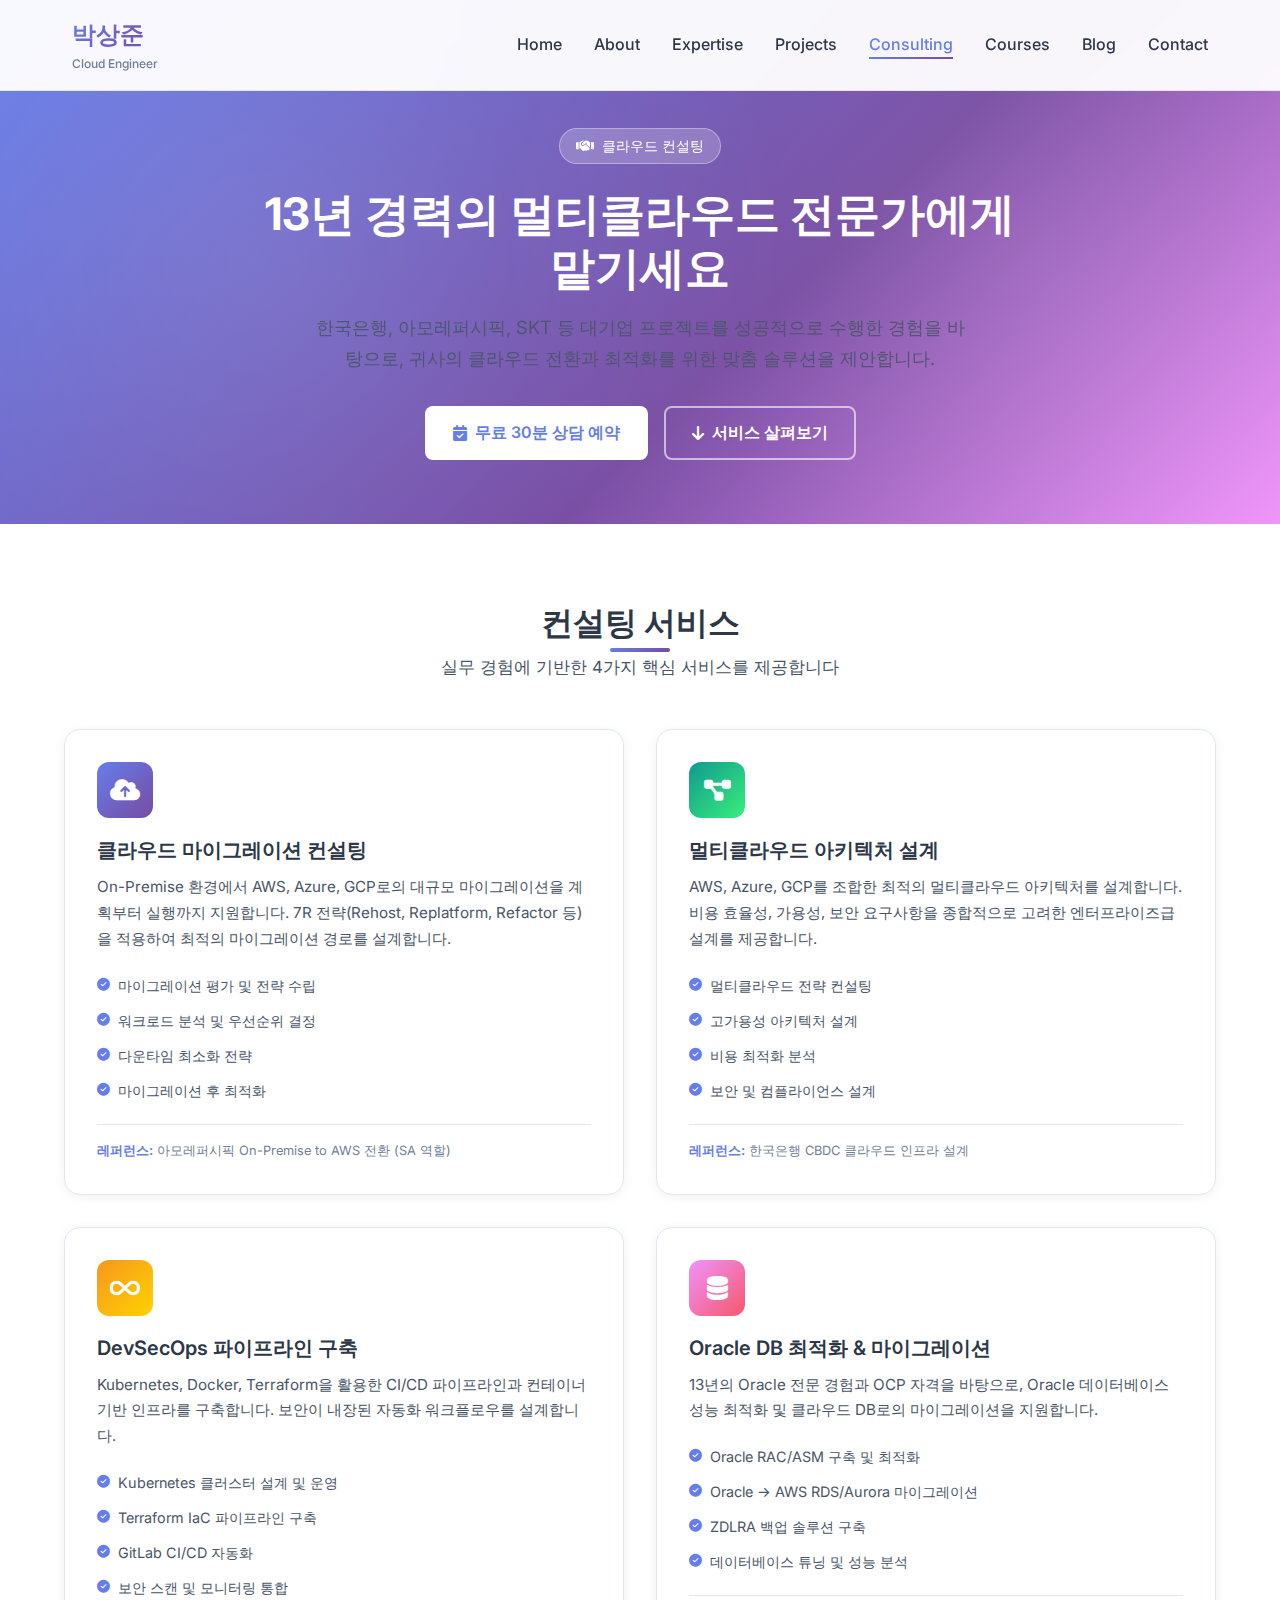
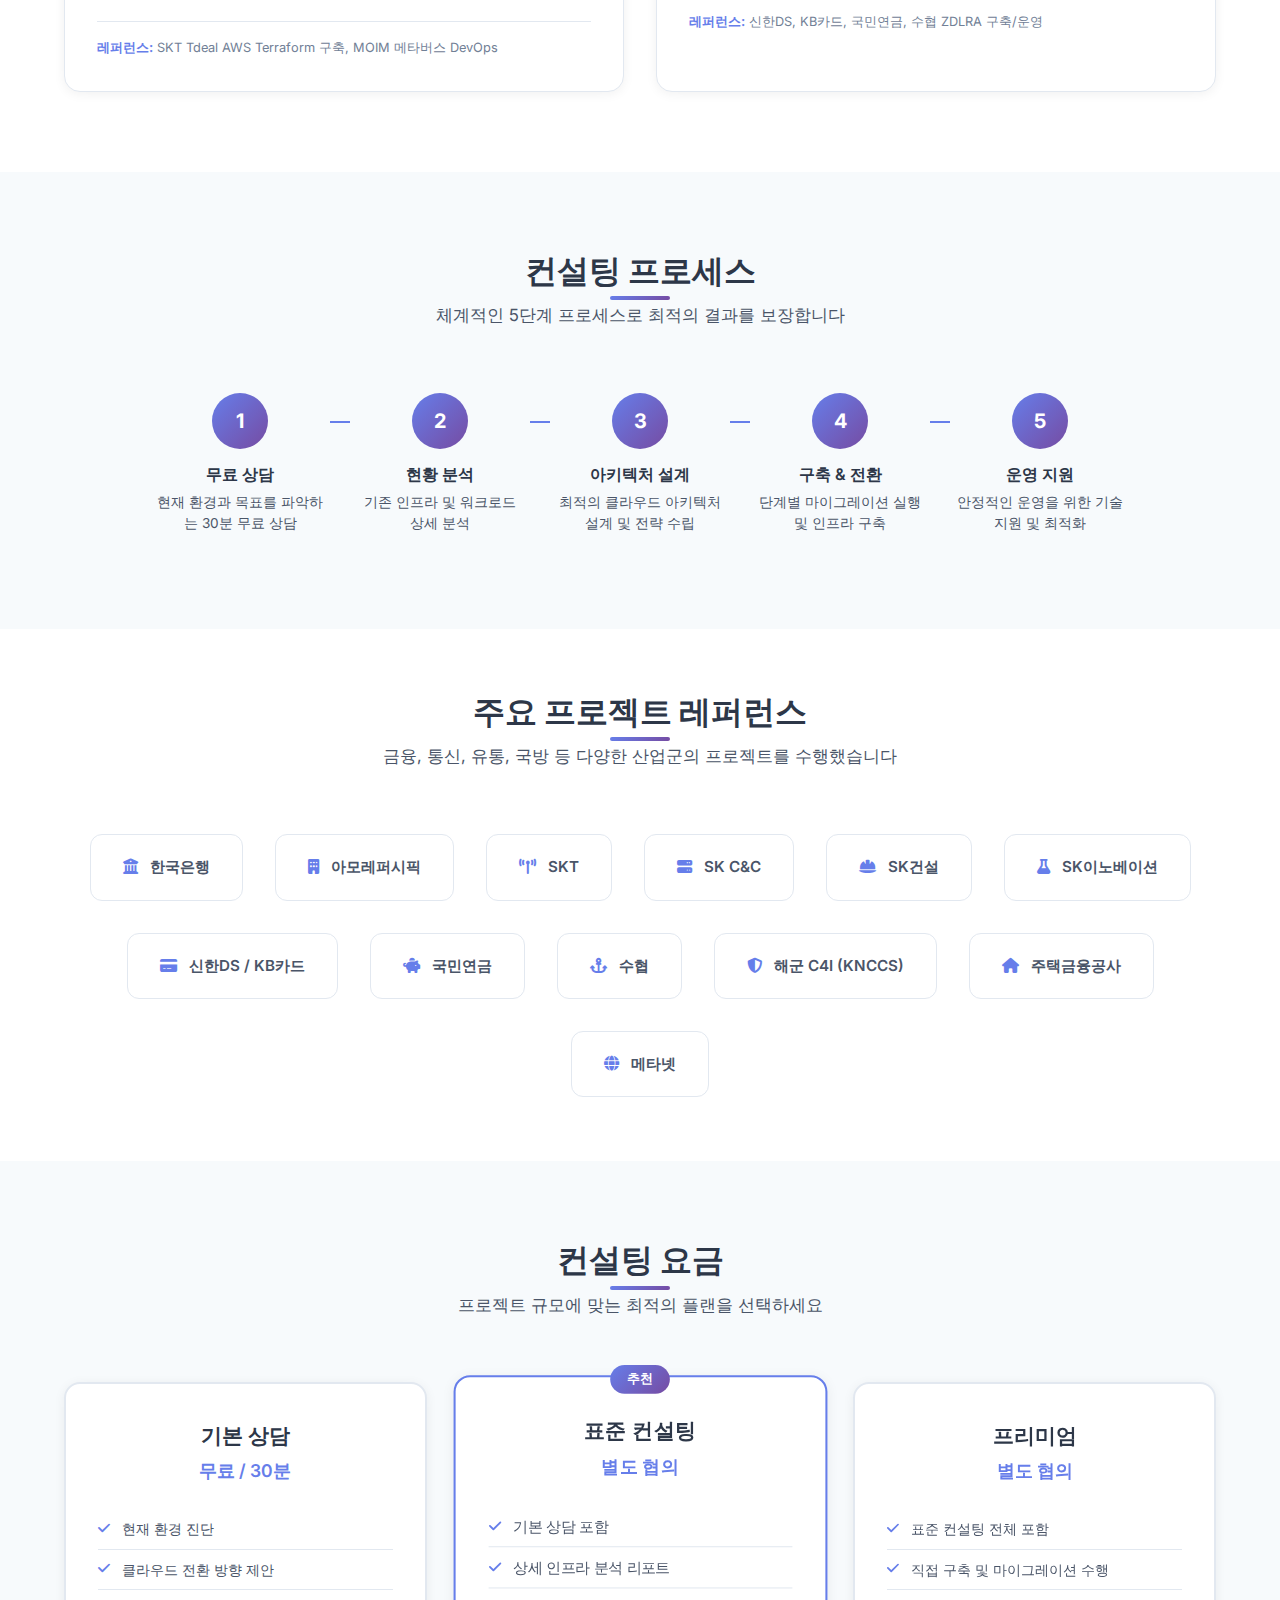
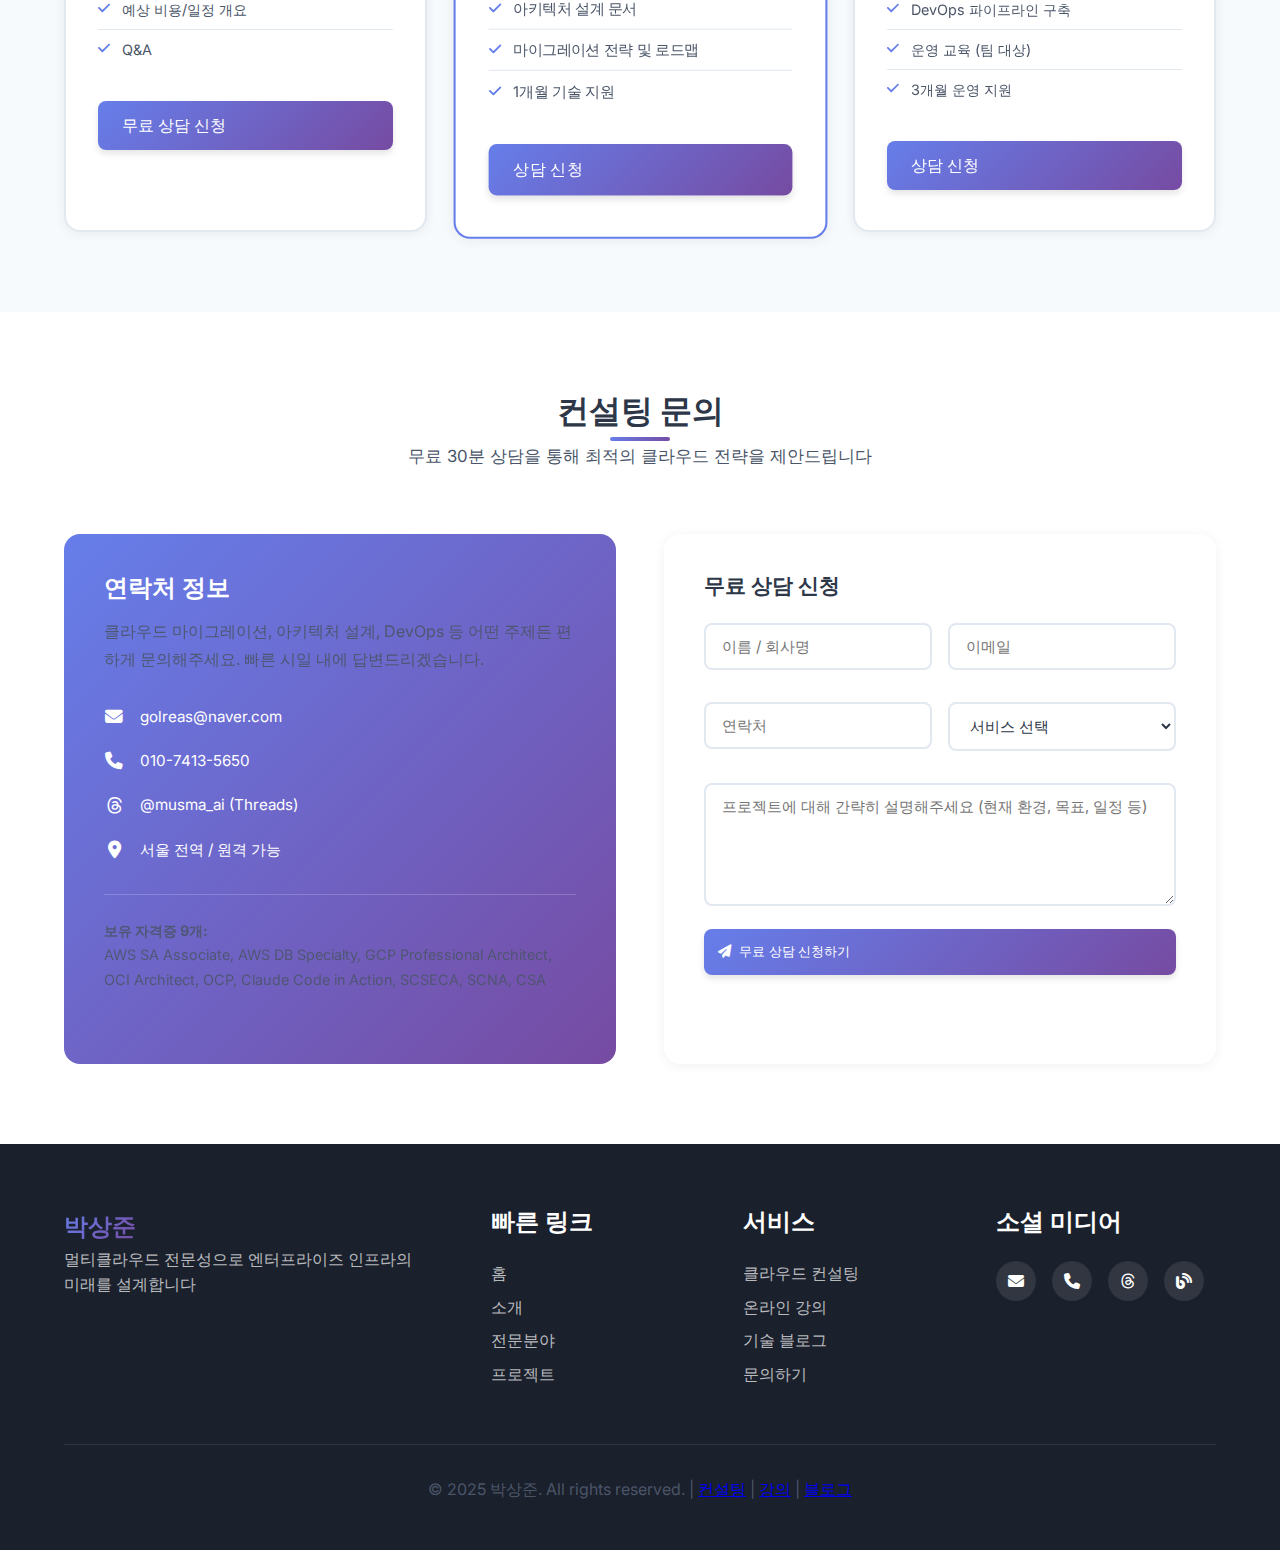
<file: consulting.html>
<!DOCTYPE html>
<html lang="ko">
<head>
    <meta charset="UTF-8">
    <meta name="viewport" content="width=device-width, initial-scale=1.0">
    <title>클라우드 컨설팅 - 박상준 | 마이그레이션, 아키텍처 설계, DevOps</title>
    <meta name="description" content="13년 경력 멀티클라우드 전문가 박상준의 클라우드 컨설팅. AWS/Azure/GCP 마이그레이션, 아키텍처 설계, DevOps 파이프라인 구축. 한국은행, 아모레퍼시픽, SKT 프로젝트 경험.">
    <meta name="keywords" content="클라우드 컨설팅, AWS 마이그레이션, 멀티클라우드 아키텍처, DevOps, Oracle 마이그레이션, 박상준">
    <meta name="author" content="박상준">
    <link rel="canonical" href="https://david-devsecops.github.io/ai.github.io/consulting.html">

    <meta property="og:type" content="website">
    <meta property="og:title" content="클라우드 컨설팅 - 박상준 멀티클라우드 전문가">
    <meta property="og:description" content="13년 경력의 멀티클라우드 전문가에게 AWS/Azure/GCP 마이그레이션, 아키텍처 설계, DevOps 컨설팅을 받아보세요.">
    <meta property="og:url" content="https://david-devsecops.github.io/ai.github.io/consulting.html">
    <meta property="og:site_name" content="박상준 Cloud Engineer">
    <meta property="og:locale" content="ko_KR">

    <meta name="twitter:card" content="summary_large_image">
    <meta name="twitter:title" content="클라우드 컨설팅 - 박상준 멀티클라우드 전문가">
    <meta name="twitter:description" content="13년 경력 멀티클라우드 전문가의 클라우드 컨설팅 서비스.">

    <script type="application/ld+json">
    {
        "@context": "https://schema.org",
        "@type": "ProfessionalService",
        "name": "박상준 클라우드 컨설팅",
        "description": "멀티클라우드 아키텍처 설계, 마이그레이션, DevOps 컨설팅 서비스",
        "url": "https://david-devsecops.github.io/ai.github.io/consulting.html",
        "provider": {"@type": "Person", "name": "박상준", "jobTitle": "Senior Cloud Engineer"},
        "areaServed": "KR",
        "serviceType": ["Cloud Consulting", "Cloud Migration", "DevOps", "Architecture Design"]
    }
    </script>

    <link href="https://fonts.googleapis.com/css2?family=Inter:wght@300;400;500;600;700&display=swap" rel="stylesheet">
    <link rel="stylesheet" href="https://cdnjs.cloudflare.com/ajax/libs/font-awesome/6.4.0/css/all.min.css">
    <link rel="stylesheet" href="styles.css">
    <link rel="icon" type="image/x-icon" href="/favicon.ico">

    <style>
        .nav-container {
            max-width: 1200px;
            margin: 0 auto;
            padding: 0 2rem;
            display: flex;
            align-items: center;
            justify-content: space-between;
            padding-top: 1rem;
            padding-bottom: 1rem;
        }

        /* Hero */
        .consult-hero {
            padding: 8rem 0 4rem;
            background: linear-gradient(135deg, #667eea 0%, #764ba2 60%, #f093fb 100%);
            color: white;
            text-align: center;
            position: relative;
            overflow: hidden;
        }
        .consult-hero::before {
            content: '';
            position: absolute;
            inset: 0;
            background: radial-gradient(circle at 20% 50%, rgba(255,255,255,0.1) 0%, transparent 50%),
                        radial-gradient(circle at 80% 50%, rgba(255,255,255,0.08) 0%, transparent 50%);
            pointer-events: none;
        }
        .consult-hero-content { position: relative; z-index: 2; }
        .consult-hero-badge {
            display: inline-flex;
            align-items: center;
            gap: 0.5rem;
            background: rgba(255,255,255,0.2);
            border: 1px solid rgba(255,255,255,0.35);
            color: #fff;
            padding: 6px 16px;
            border-radius: 50px;
            font-size: 0.875rem;
            font-weight: 500;
            margin-bottom: 1.5rem;
            backdrop-filter: blur(6px);
        }
        .consult-hero h1 {
            font-size: 2.8rem;
            font-weight: 700;
            margin-bottom: 1rem;
            line-height: 1.2;
        }
        .consult-hero p {
            font-size: 1.15rem;
            opacity: 0.9;
            max-width: 650px;
            margin: 0 auto 2rem;
            line-height: 1.7;
        }
        .hero-cta-group {
            display: flex;
            gap: 1rem;
            justify-content: center;
            flex-wrap: wrap;
        }
        .btn-white {
            background: white;
            color: #667eea;
            padding: 14px 28px;
            border-radius: 8px;
            font-weight: 600;
            font-size: 1rem;
            text-decoration: none;
            display: inline-flex;
            align-items: center;
            gap: 0.5rem;
            transition: all 0.3s;
        }
        .btn-white:hover { transform: translateY(-2px); box-shadow: 0 8px 25px rgba(0,0,0,0.15); }
        .btn-ghost {
            background: transparent;
            color: white;
            border: 2px solid rgba(255,255,255,0.6);
            padding: 12px 26px;
            border-radius: 8px;
            font-weight: 600;
            font-size: 1rem;
            text-decoration: none;
            display: inline-flex;
            align-items: center;
            gap: 0.5rem;
            transition: all 0.3s;
        }
        .btn-ghost:hover { background: rgba(255,255,255,0.15); border-color: white; }

        /* Services */
        .services-section { padding: 5rem 0; background: var(--bg-primary); }
        .services-section .section-header { text-align: center; margin-bottom: 3rem; }
        .services-section .section-title { font-size: 2rem; font-weight: 700; color: var(--text-primary); margin-bottom: 0.75rem; }
        .services-section .section-subtitle { color: var(--text-secondary); font-size: 1.05rem; }
        .services-grid {
            display: grid;
            grid-template-columns: repeat(2, 1fr);
            gap: 2rem;
        }
        .service-card {
            background: var(--bg-card);
            border-radius: 16px;
            padding: 2rem;
            box-shadow: 0 2px 12px rgba(0,0,0,0.06);
            border: 1px solid var(--border-light);
            transition: all 0.3s;
            position: relative;
            overflow: hidden;
        }
        .service-card:hover { transform: translateY(-5px); box-shadow: 0 10px 30px rgba(0,0,0,0.1); border-color: #667eea; }
        .service-icon {
            width: 56px;
            height: 56px;
            border-radius: 12px;
            display: flex;
            align-items: center;
            justify-content: center;
            font-size: 1.5rem;
            color: white;
            margin-bottom: 1.25rem;
        }
        .icon-blue { background: linear-gradient(135deg, #667eea, #764ba2); }
        .icon-green { background: linear-gradient(135deg, #11998e, #38ef7d); }
        .icon-orange { background: linear-gradient(135deg, #f7971e, #ffd200); }
        .icon-pink { background: linear-gradient(135deg, #f093fb, #f5576c); }
        .service-card h3 { font-size: 1.25rem; font-weight: 600; color: var(--text-primary); margin-bottom: 0.75rem; }
        .service-card p { color: var(--text-secondary); line-height: 1.7; margin-bottom: 1rem; font-size: 0.95rem; }
        .service-features { list-style: none; padding: 0; margin: 0; }
        .service-features li {
            padding: 6px 0;
            color: var(--text-secondary);
            font-size: 0.9rem;
            display: flex;
            align-items: center;
            gap: 0.5rem;
        }
        .service-features li i { color: #667eea; font-size: 0.8rem; }
        .service-ref {
            margin-top: 1rem;
            padding-top: 1rem;
            border-top: 1px solid var(--border-light);
            font-size: 0.8rem;
            color: var(--text-light);
        }
        .service-ref strong { color: #667eea; }

        /* Process */
        .process-section { padding: 5rem 0; background: var(--bg-secondary); }
        .process-steps {
            display: flex;
            justify-content: center;
            gap: 0;
            flex-wrap: wrap;
            margin-top: 3rem;
        }
        .process-step {
            text-align: center;
            flex: 1;
            min-width: 150px;
            max-width: 200px;
            position: relative;
            padding: 0 1rem;
        }
        .process-step:not(:last-child)::after {
            content: '';
            position: absolute;
            top: 28px;
            right: -10px;
            width: 20px;
            height: 2px;
            background: #667eea;
        }
        .step-number {
            width: 56px;
            height: 56px;
            border-radius: 50%;
            background: linear-gradient(135deg, #667eea, #764ba2);
            color: white;
            display: flex;
            align-items: center;
            justify-content: center;
            font-size: 1.25rem;
            font-weight: 700;
            margin: 0 auto 1rem;
        }
        .process-step h4 { font-size: 1rem; font-weight: 600; color: var(--text-primary); margin-bottom: 0.5rem; }
        .process-step p { font-size: 0.85rem; color: var(--text-secondary); line-height: 1.5; }

        /* Clients */
        .clients-section { padding: 4rem 0; background: var(--bg-primary); text-align: center; }
        .clients-grid {
            display: flex;
            flex-wrap: wrap;
            justify-content: center;
            gap: 2rem;
            margin-top: 2rem;
        }
        .client-item {
            background: var(--bg-card);
            border: 1px solid var(--border-light);
            border-radius: 12px;
            padding: 1.25rem 2rem;
            font-weight: 600;
            color: var(--text-secondary);
            font-size: 0.95rem;
            transition: all 0.3s;
        }
        .client-item:hover { border-color: #667eea; color: #667eea; transform: translateY(-2px); }
        .client-item i { margin-right: 0.5rem; color: #667eea; }

        /* Pricing */
        .pricing-section { padding: 5rem 0; background: var(--bg-secondary); }
        .pricing-grid {
            display: grid;
            grid-template-columns: repeat(3, 1fr);
            gap: 2rem;
            margin-top: 3rem;
        }
        .pricing-card {
            background: var(--bg-card);
            border-radius: 16px;
            padding: 2.5rem 2rem;
            text-align: center;
            box-shadow: 0 2px 12px rgba(0,0,0,0.06);
            border: 2px solid var(--border-light);
            transition: all 0.3s;
            position: relative;
        }
        .pricing-card:hover { transform: translateY(-5px); box-shadow: 0 10px 30px rgba(0,0,0,0.1); }
        .pricing-card.featured {
            border-color: #667eea;
            transform: scale(1.03);
        }
        .pricing-card.featured:hover { transform: scale(1.03) translateY(-5px); }
        .pricing-badge {
            position: absolute;
            top: -12px;
            left: 50%;
            transform: translateX(-50%);
            background: linear-gradient(135deg, #667eea, #764ba2);
            color: white;
            padding: 4px 16px;
            border-radius: 20px;
            font-size: 0.8rem;
            font-weight: 600;
        }
        .pricing-card h3 { font-size: 1.3rem; font-weight: 700; color: var(--text-primary); margin-bottom: 0.5rem; }
        .pricing-card .price { font-size: 1.1rem; color: #667eea; font-weight: 600; margin-bottom: 1.5rem; }
        .pricing-features {
            list-style: none;
            padding: 0;
            margin: 0 0 2rem;
            text-align: left;
        }
        .pricing-features li {
            padding: 8px 0;
            color: var(--text-secondary);
            font-size: 0.9rem;
            display: flex;
            align-items: center;
            gap: 0.5rem;
            border-bottom: 1px solid var(--border-light);
        }
        .pricing-features li:last-child { border-bottom: none; }
        .pricing-features li i { color: #667eea; font-size: 0.85rem; width: 16px; }

        /* Contact */
        .consult-contact { padding: 5rem 0; background: var(--bg-primary); }
        .contact-grid {
            display: grid;
            grid-template-columns: 1fr 1fr;
            gap: 3rem;
            margin-top: 3rem;
        }
        .contact-info-card {
            background: linear-gradient(135deg, #667eea 0%, #764ba2 100%);
            border-radius: 16px;
            padding: 2.5rem;
            color: white;
        }
        .contact-info-card h3 { font-size: 1.5rem; margin-bottom: 1rem; color: white; }
        .contact-info-card p { opacity: 0.9; line-height: 1.7; margin-bottom: 2rem; }
        .contact-info-item {
            display: flex;
            align-items: center;
            gap: 1rem;
            margin-bottom: 1.25rem;
        }
        .contact-info-item i { font-size: 1.1rem; width: 20px; text-align: center; }
        .contact-info-item span { font-size: 0.95rem; }
        .consult-form {
            background: var(--bg-card);
            border-radius: 16px;
            padding: 2.5rem;
            box-shadow: 0 2px 12px rgba(0,0,0,0.06);
        }
        .consult-form h3 { font-size: 1.3rem; margin-bottom: 1.5rem; color: var(--text-primary); }
        .form-row {
            display: grid;
            grid-template-columns: 1fr 1fr;
            gap: 1rem;
            margin-bottom: 1rem;
        }
        .consult-form input,
        .consult-form select,
        .consult-form textarea {
            width: 100%;
            padding: 12px 16px;
            border: 2px solid var(--border-light);
            border-radius: 8px;
            font-family: inherit;
            font-size: 0.95rem;
            transition: border-color 0.3s;
            background: var(--bg-primary);
            color: var(--text-primary);
            box-sizing: border-box;
        }
        .consult-form input:focus,
        .consult-form select:focus,
        .consult-form textarea:focus {
            outline: none;
            border-color: #667eea;
        }
        .consult-form .form-group { margin-bottom: 1rem; }

        /* Responsive */
        @media (max-width: 1024px) {
            .services-grid { grid-template-columns: 1fr; }
            .pricing-grid { grid-template-columns: 1fr; max-width: 400px; margin-left: auto; margin-right: auto; }
            .pricing-card.featured { transform: none; }
            .contact-grid { grid-template-columns: 1fr; }
        }
        @media (max-width: 768px) {
            .consult-hero h1 { font-size: 2rem; }
            .nav-container { padding: 0 1rem; }
            .process-step:not(:last-child)::after { display: none; }
            .process-steps { gap: 1.5rem; }
            .form-row { grid-template-columns: 1fr; }
        }
        @media (max-width: 480px) {
            .nav-container { padding: 0 0.5rem; }
            .consult-hero h1 { font-size: 1.7rem; }
        }
    </style>
</head>
<body>

    <!-- Navigation -->
    <nav class="navbar" id="navbar">
        <div class="nav-container">
            <div class="nav-logo">
                <span class="logo-text">박상준</span>
                <span class="logo-subtitle">Cloud Engineer</span>
            </div>
            <ul class="nav-menu" id="nav-menu">
                <li class="nav-item"><a href="index.html" class="nav-link">Home</a></li>
                <li class="nav-item"><a href="index.html#about" class="nav-link">About</a></li>
                <li class="nav-item"><a href="index.html#expertise" class="nav-link">Expertise</a></li>
                <li class="nav-item"><a href="index.html#projects" class="nav-link">Projects</a></li>
                <li class="nav-item"><a href="consulting.html" class="nav-link active">Consulting</a></li>
                <li class="nav-item"><a href="courses.html" class="nav-link">Courses</a></li>
                <li class="nav-item"><a href="blog.html" class="nav-link">Blog</a></li>
                <li class="nav-item"><a href="index.html#contact" class="nav-link">Contact</a></li>
            </ul>
            <div class="hamburger" id="hamburger">
                <span class="bar"></span>
                <span class="bar"></span>
                <span class="bar"></span>
            </div>
        </div>
    </nav>

    <!-- Hero -->
    <section class="consult-hero">
        <div class="container consult-hero-content">
            <div class="consult-hero-badge">
                <i class="fas fa-handshake"></i> 클라우드 컨설팅
            </div>
            <h1>13년 경력의 멀티클라우드 전문가에게<br>맡기세요</h1>
            <p>한국은행, 아모레퍼시픽, SKT 등 대기업 프로젝트를 성공적으로 수행한 경험을 바탕으로,
               귀사의 클라우드 전환과 최적화를 위한 맞춤 솔루션을 제안합니다.</p>
            <div class="hero-cta-group">
                <a href="#contact-section" class="btn-white">
                    <i class="fas fa-calendar-check"></i> 무료 30분 상담 예약
                </a>
                <a href="#services" class="btn-ghost">
                    <i class="fas fa-arrow-down"></i> 서비스 살펴보기
                </a>
            </div>
        </div>
    </section>

    <!-- Services -->
    <section id="services" class="services-section">
        <div class="container">
            <div class="section-header">
                <h2 class="section-title">컨설팅 서비스</h2>
                <p class="section-subtitle">실무 경험에 기반한 4가지 핵심 서비스를 제공합니다</p>
            </div>
            <div class="services-grid">
                <div class="service-card">
                    <div class="service-icon icon-blue"><i class="fas fa-cloud-upload-alt"></i></div>
                    <h3>클라우드 마이그레이션 컨설팅</h3>
                    <p>On-Premise 환경에서 AWS, Azure, GCP로의 대규모 마이그레이션을 계획부터 실행까지 지원합니다. 7R 전략(Rehost, Replatform, Refactor 등)을 적용하여 최적의 마이그레이션 경로를 설계합니다.</p>
                    <ul class="service-features">
                        <li><i class="fas fa-check-circle"></i> 마이그레이션 평가 및 전략 수립</li>
                        <li><i class="fas fa-check-circle"></i> 워크로드 분석 및 우선순위 결정</li>
                        <li><i class="fas fa-check-circle"></i> 다운타임 최소화 전략</li>
                        <li><i class="fas fa-check-circle"></i> 마이그레이션 후 최적화</li>
                    </ul>
                    <div class="service-ref"><strong>레퍼런스:</strong> 아모레퍼시픽 On-Premise to AWS 전환 (SA 역할)</div>
                </div>

                <div class="service-card">
                    <div class="service-icon icon-green"><i class="fas fa-project-diagram"></i></div>
                    <h3>멀티클라우드 아키텍처 설계</h3>
                    <p>AWS, Azure, GCP를 조합한 최적의 멀티클라우드 아키텍처를 설계합니다. 비용 효율성, 가용성, 보안 요구사항을 종합적으로 고려한 엔터프라이즈급 설계를 제공합니다.</p>
                    <ul class="service-features">
                        <li><i class="fas fa-check-circle"></i> 멀티클라우드 전략 컨설팅</li>
                        <li><i class="fas fa-check-circle"></i> 고가용성 아키텍처 설계</li>
                        <li><i class="fas fa-check-circle"></i> 비용 최적화 분석</li>
                        <li><i class="fas fa-check-circle"></i> 보안 및 컴플라이언스 설계</li>
                    </ul>
                    <div class="service-ref"><strong>레퍼런스:</strong> 한국은행 CBDC 클라우드 인프라 설계</div>
                </div>

                <div class="service-card">
                    <div class="service-icon icon-orange"><i class="fas fa-infinity"></i></div>
                    <h3>DevSecOps 파이프라인 구축</h3>
                    <p>Kubernetes, Docker, Terraform을 활용한 CI/CD 파이프라인과 컨테이너 기반 인프라를 구축합니다. 보안이 내장된 자동화 워크플로우를 설계합니다.</p>
                    <ul class="service-features">
                        <li><i class="fas fa-check-circle"></i> Kubernetes 클러스터 설계 및 운영</li>
                        <li><i class="fas fa-check-circle"></i> Terraform IaC 파이프라인 구축</li>
                        <li><i class="fas fa-check-circle"></i> GitLab CI/CD 자동화</li>
                        <li><i class="fas fa-check-circle"></i> 보안 스캔 및 모니터링 통합</li>
                    </ul>
                    <div class="service-ref"><strong>레퍼런스:</strong> SKT Tdeal AWS Terraform 구축, MOIM 메타버스 DevOps</div>
                </div>

                <div class="service-card">
                    <div class="service-icon icon-pink"><i class="fas fa-database"></i></div>
                    <h3>Oracle DB 최적화 & 마이그레이션</h3>
                    <p>13년의 Oracle 전문 경험과 OCP 자격을 바탕으로, Oracle 데이터베이스 성능 최적화 및 클라우드 DB로의 마이그레이션을 지원합니다.</p>
                    <ul class="service-features">
                        <li><i class="fas fa-check-circle"></i> Oracle RAC/ASM 구축 및 최적화</li>
                        <li><i class="fas fa-check-circle"></i> Oracle → AWS RDS/Aurora 마이그레이션</li>
                        <li><i class="fas fa-check-circle"></i> ZDLRA 백업 솔루션 구축</li>
                        <li><i class="fas fa-check-circle"></i> 데이터베이스 튜닝 및 성능 분석</li>
                    </ul>
                    <div class="service-ref"><strong>레퍼런스:</strong> 신한DS, KB카드, 국민연금, 수협 ZDLRA 구축/운영</div>
                </div>
            </div>
        </div>
    </section>

    <!-- Process -->
    <section class="process-section">
        <div class="container">
            <div class="section-header" style="text-align:center;">
                <h2 class="section-title" style="font-size:2rem;font-weight:700;color:var(--text-primary);margin-bottom:0.75rem;">컨설팅 프로세스</h2>
                <p class="section-subtitle" style="color:var(--text-secondary);font-size:1.05rem;">체계적인 5단계 프로세스로 최적의 결과를 보장합니다</p>
            </div>
            <div class="process-steps">
                <div class="process-step">
                    <div class="step-number">1</div>
                    <h4>무료 상담</h4>
                    <p>현재 환경과 목표를 파악하는 30분 무료 상담</p>
                </div>
                <div class="process-step">
                    <div class="step-number">2</div>
                    <h4>현황 분석</h4>
                    <p>기존 인프라 및 워크로드 상세 분석</p>
                </div>
                <div class="process-step">
                    <div class="step-number">3</div>
                    <h4>아키텍처 설계</h4>
                    <p>최적의 클라우드 아키텍처 설계 및 전략 수립</p>
                </div>
                <div class="process-step">
                    <div class="step-number">4</div>
                    <h4>구축 & 전환</h4>
                    <p>단계별 마이그레이션 실행 및 인프라 구축</p>
                </div>
                <div class="process-step">
                    <div class="step-number">5</div>
                    <h4>운영 지원</h4>
                    <p>안정적인 운영을 위한 기술 지원 및 최적화</p>
                </div>
            </div>
        </div>
    </section>

    <!-- Clients -->
    <section class="clients-section">
        <div class="container">
            <div class="section-header" style="text-align:center;">
                <h2 class="section-title" style="font-size:2rem;font-weight:700;color:var(--text-primary);margin-bottom:0.75rem;">주요 프로젝트 레퍼런스</h2>
                <p class="section-subtitle" style="color:var(--text-secondary);font-size:1.05rem;">금융, 통신, 유통, 국방 등 다양한 산업군의 프로젝트를 수행했습니다</p>
            </div>
            <div class="clients-grid">
                <div class="client-item"><i class="fas fa-university"></i> 한국은행</div>
                <div class="client-item"><i class="fas fa-building"></i> 아모레퍼시픽</div>
                <div class="client-item"><i class="fas fa-broadcast-tower"></i> SKT</div>
                <div class="client-item"><i class="fas fa-server"></i> SK C&C</div>
                <div class="client-item"><i class="fas fa-hard-hat"></i> SK건설</div>
                <div class="client-item"><i class="fas fa-flask"></i> SK이노베이션</div>
                <div class="client-item"><i class="fas fa-credit-card"></i> 신한DS / KB카드</div>
                <div class="client-item"><i class="fas fa-piggy-bank"></i> 국민연금</div>
                <div class="client-item"><i class="fas fa-anchor"></i> 수협</div>
                <div class="client-item"><i class="fas fa-shield-alt"></i> 해군 C4I (KNCCS)</div>
                <div class="client-item"><i class="fas fa-home"></i> 주택금융공사</div>
                <div class="client-item"><i class="fas fa-globe"></i> 메타넷</div>
            </div>
        </div>
    </section>

    <!-- Pricing -->
    <section class="pricing-section">
        <div class="container">
            <div class="section-header" style="text-align:center;">
                <h2 class="section-title" style="font-size:2rem;font-weight:700;color:var(--text-primary);margin-bottom:0.75rem;">컨설팅 요금</h2>
                <p class="section-subtitle" style="color:var(--text-secondary);font-size:1.05rem;">프로젝트 규모에 맞는 최적의 플랜을 선택하세요</p>
            </div>
            <div class="pricing-grid">
                <div class="pricing-card">
                    <h3>기본 상담</h3>
                    <div class="price">무료 / 30분</div>
                    <ul class="pricing-features">
                        <li><i class="fas fa-check"></i> 현재 환경 진단</li>
                        <li><i class="fas fa-check"></i> 클라우드 전환 방향 제안</li>
                        <li><i class="fas fa-check"></i> 예상 비용/일정 개요</li>
                        <li><i class="fas fa-check"></i> Q&A</li>
                    </ul>
                    <a href="#contact-section" class="btn btn-primary" style="width:100%;text-align:center;">
                        무료 상담 신청
                    </a>
                </div>

                <div class="pricing-card featured">
                    <div class="pricing-badge">추천</div>
                    <h3>표준 컨설팅</h3>
                    <div class="price">별도 협의</div>
                    <ul class="pricing-features">
                        <li><i class="fas fa-check"></i> 기본 상담 포함</li>
                        <li><i class="fas fa-check"></i> 상세 인프라 분석 리포트</li>
                        <li><i class="fas fa-check"></i> 아키텍처 설계 문서</li>
                        <li><i class="fas fa-check"></i> 마이그레이션 전략 및 로드맵</li>
                        <li><i class="fas fa-check"></i> 1개월 기술 지원</li>
                    </ul>
                    <a href="#contact-section" class="btn btn-primary" style="width:100%;text-align:center;">
                        상담 신청
                    </a>
                </div>

                <div class="pricing-card">
                    <h3>프리미엄</h3>
                    <div class="price">별도 협의</div>
                    <ul class="pricing-features">
                        <li><i class="fas fa-check"></i> 표준 컨설팅 전체 포함</li>
                        <li><i class="fas fa-check"></i> 직접 구축 및 마이그레이션 수행</li>
                        <li><i class="fas fa-check"></i> DevOps 파이프라인 구축</li>
                        <li><i class="fas fa-check"></i> 운영 교육 (팀 대상)</li>
                        <li><i class="fas fa-check"></i> 3개월 운영 지원</li>
                    </ul>
                    <a href="#contact-section" class="btn btn-primary" style="width:100%;text-align:center;">
                        상담 신청
                    </a>
                </div>
            </div>
        </div>
    </section>

    <!-- Contact -->
    <section id="contact-section" class="consult-contact">
        <div class="container">
            <div class="section-header" style="text-align:center;">
                <h2 class="section-title" style="font-size:2rem;font-weight:700;color:var(--text-primary);margin-bottom:0.75rem;">컨설팅 문의</h2>
                <p class="section-subtitle" style="color:var(--text-secondary);font-size:1.05rem;">무료 30분 상담을 통해 최적의 클라우드 전략을 제안드립니다</p>
            </div>
            <div class="contact-grid">
                <div class="contact-info-card">
                    <h3>연락처 정보</h3>
                    <p>클라우드 마이그레이션, 아키텍처 설계, DevOps 등 어떤 주제든 편하게 문의해주세요. 빠른 시일 내에 답변드리겠습니다.</p>
                    <div class="contact-info-item">
                        <i class="fas fa-envelope"></i>
                        <span>golreas@naver.com</span>
                    </div>
                    <div class="contact-info-item">
                        <i class="fas fa-phone"></i>
                        <span>010-7413-5650</span>
                    </div>
                    <div class="contact-info-item">
                        <i class="fab fa-threads"></i>
                        <span>@musma_ai (Threads)</span>
                    </div>
                    <div class="contact-info-item">
                        <i class="fas fa-map-marker-alt"></i>
                        <span>서울 전역 / 원격 가능</span>
                    </div>
                    <div style="margin-top:2rem; padding-top:1.5rem; border-top:1px solid rgba(255,255,255,0.2);">
                        <p style="font-size:0.9rem;opacity:0.85;"><strong>보유 자격증 9개:</strong><br>
                        AWS SA Associate, AWS DB Specialty, GCP Professional Architect, OCI Architect, OCP, Claude Code in Action, SCSECA, SCNA, CSA</p>
                    </div>
                </div>
                <div class="consult-form">
                    <h3>무료 상담 신청</h3>
                    <form action="https://formspree.io/f/YOUR_FORM_ID" method="POST">
                        <div class="form-row">
                            <div class="form-group">
                                <input type="text" name="name" placeholder="이름 / 회사명" required>
                            </div>
                            <div class="form-group">
                                <input type="email" name="email" placeholder="이메일" required>
                            </div>
                        </div>
                        <div class="form-row">
                            <div class="form-group">
                                <input type="tel" name="phone" placeholder="연락처">
                            </div>
                            <div class="form-group">
                                <select name="service" required>
                                    <option value="" disabled selected>서비스 선택</option>
                                    <option value="migration">클라우드 마이그레이션</option>
                                    <option value="architecture">멀티클라우드 아키텍처 설계</option>
                                    <option value="devops">DevSecOps 파이프라인 구축</option>
                                    <option value="oracle">Oracle DB 최적화/마이그레이션</option>
                                    <option value="other">기타</option>
                                </select>
                            </div>
                        </div>
                        <div class="form-group">
                            <textarea name="message" rows="5" placeholder="프로젝트에 대해 간략히 설명해주세요 (현재 환경, 목표, 일정 등)" required></textarea>
                        </div>
                        <button type="submit" class="btn btn-primary" style="width:100%;text-align:center;padding:14px;">
                            <i class="fas fa-paper-plane"></i> 무료 상담 신청하기
                        </button>
                    </form>
                </div>
            </div>
        </div>
    </section>

    <!-- Footer -->
    <footer class="footer">
        <div class="container">
            <div class="footer-content">
                <div class="footer-logo">
                    <span class="logo-text">박상준</span>
                    <p class="footer-description">멀티클라우드 전문성으로 엔터프라이즈 인프라의 미래를 설계합니다</p>
                </div>
                <div class="footer-links">
                    <div class="footer-section">
                        <h4>빠른 링크</h4>
                        <ul>
                            <li><a href="index.html">홈</a></li>
                            <li><a href="index.html#about">소개</a></li>
                            <li><a href="index.html#expertise">전문분야</a></li>
                            <li><a href="index.html#projects">프로젝트</a></li>
                        </ul>
                    </div>
                    <div class="footer-section">
                        <h4>서비스</h4>
                        <ul>
                            <li><a href="consulting.html">클라우드 컨설팅</a></li>
                            <li><a href="courses.html">온라인 강의</a></li>
                            <li><a href="blog.html">기술 블로그</a></li>
                            <li><a href="index.html#contact">문의하기</a></li>
                        </ul>
                    </div>
                    <div class="footer-section">
                        <h4>소셜 미디어</h4>
                        <div class="social-links">
                            <a href="mailto:golreas@naver.com" class="social-link"><i class="fas fa-envelope"></i></a>
                            <a href="tel:010-7413-5650" class="social-link"><i class="fas fa-phone"></i></a>
                            <a href="https://www.threads.com/@musma_ai" class="social-link" target="_blank" rel="noopener"><i class="fab fa-threads"></i></a>
                            <a href="blog.html" class="social-link"><i class="fas fa-blog"></i></a>
                        </div>
                    </div>
                </div>
            </div>
            <div class="footer-bottom">
                <p>&copy; 2025 박상준. All rights reserved. | <a href="consulting.html">컨설팅</a> | <a href="courses.html">강의</a> | <a href="blog.html">블로그</a></p>
            </div>
        </div>
    </footer>

    <button class="back-to-top" id="back-to-top"><i class="fas fa-chevron-up"></i></button>

    <script>
        (function() {
            var navbar = document.getElementById('navbar');
            var hamburger = document.getElementById('hamburger');
            var navMenu = document.getElementById('nav-menu');
            var backToTop = document.getElementById('back-to-top');

            window.addEventListener('scroll', function() {
                if (window.scrollY > 100) {
                    navbar.classList.add('scrolled');
                    backToTop.classList.add('visible');
                } else {
                    navbar.classList.remove('scrolled');
                    backToTop.classList.remove('visible');
                }
            });

            hamburger.addEventListener('click', function() {
                hamburger.classList.toggle('active');
                navMenu.classList.toggle('active');
            });

            document.querySelectorAll('.nav-link').forEach(function(link) {
                link.addEventListener('click', function() {
                    hamburger.classList.remove('active');
                    navMenu.classList.remove('active');
                });
            });

            backToTop.addEventListener('click', function() {
                window.scrollTo({ top: 0, behavior: 'smooth' });
            });

            // Smooth scroll for anchor links
            document.querySelectorAll('a[href^="#"]').forEach(function(anchor) {
                anchor.addEventListener('click', function(e) {
                    var target = document.querySelector(this.getAttribute('href'));
                    if (target) {
                        e.preventDefault();
                        target.scrollIntoView({ behavior: 'smooth', block: 'start' });
                    }
                });
            });
        })();
    </script>
</body>
</html>
</file>
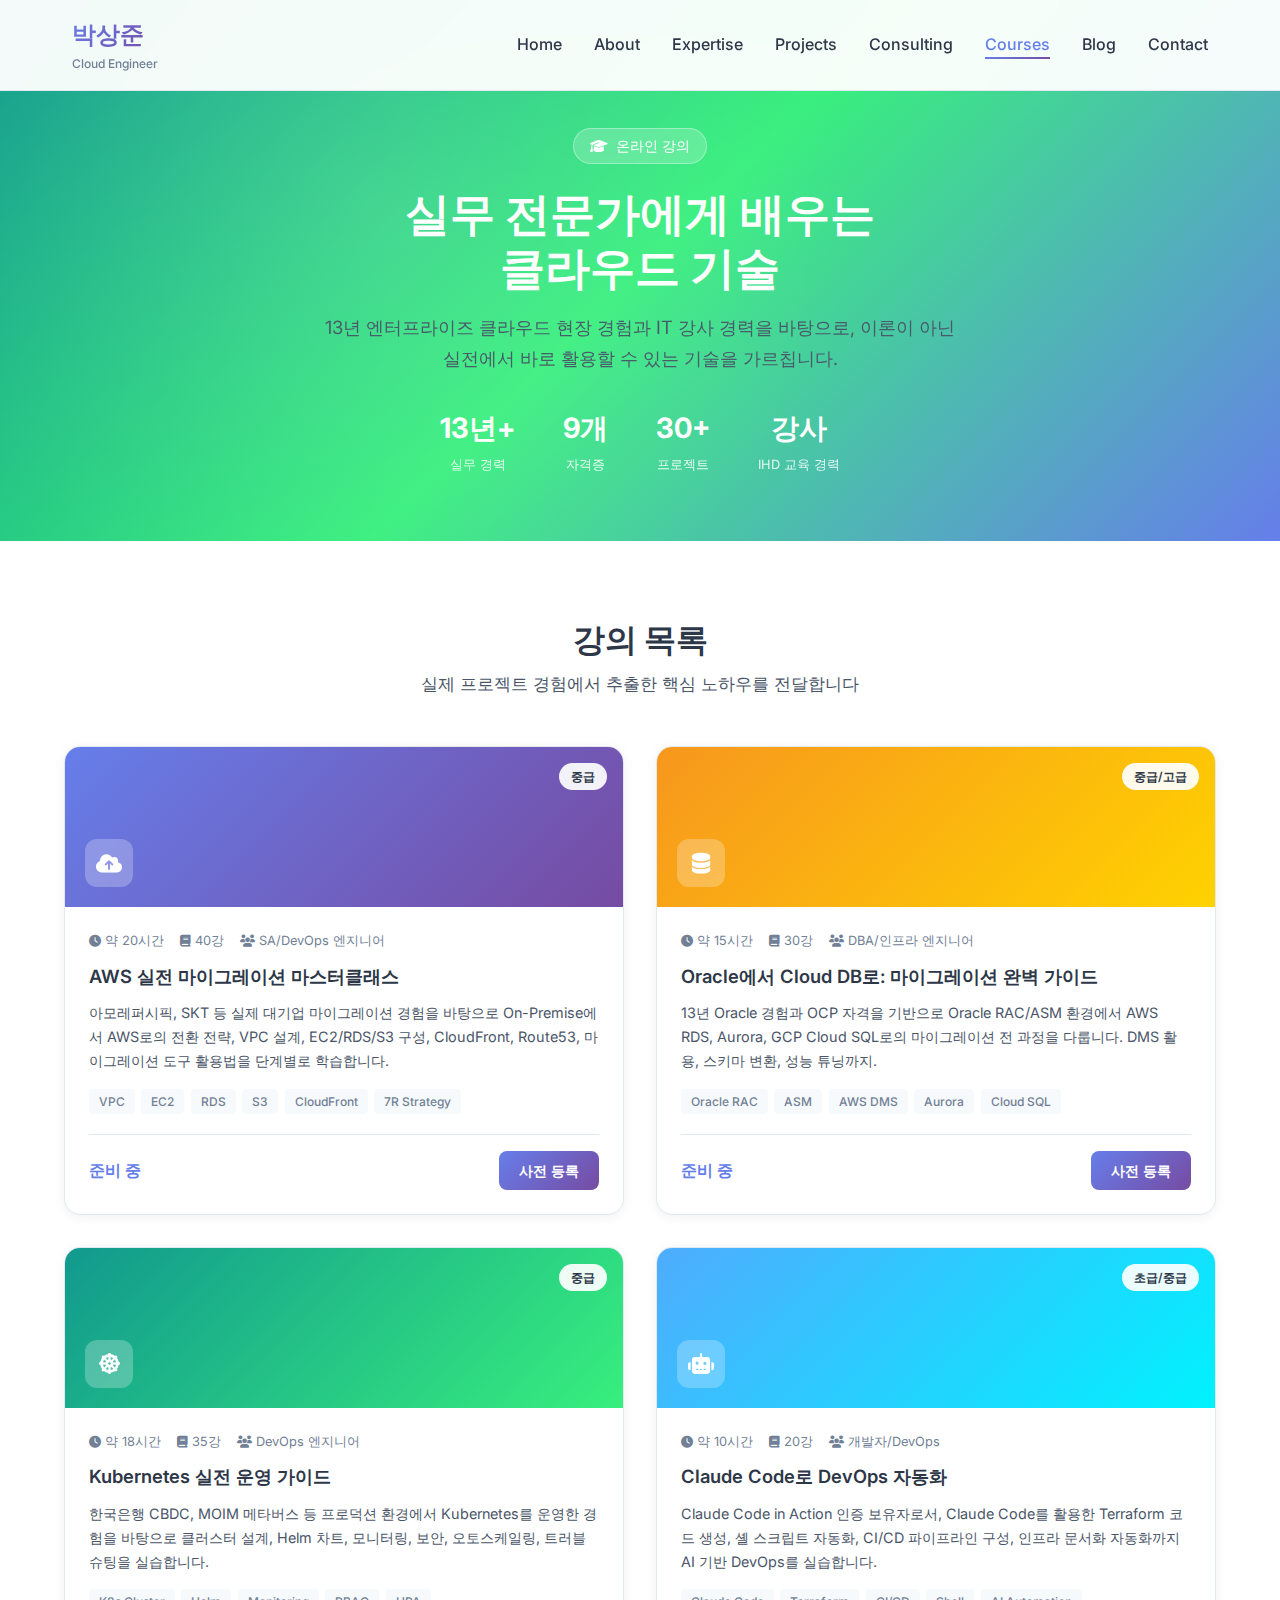
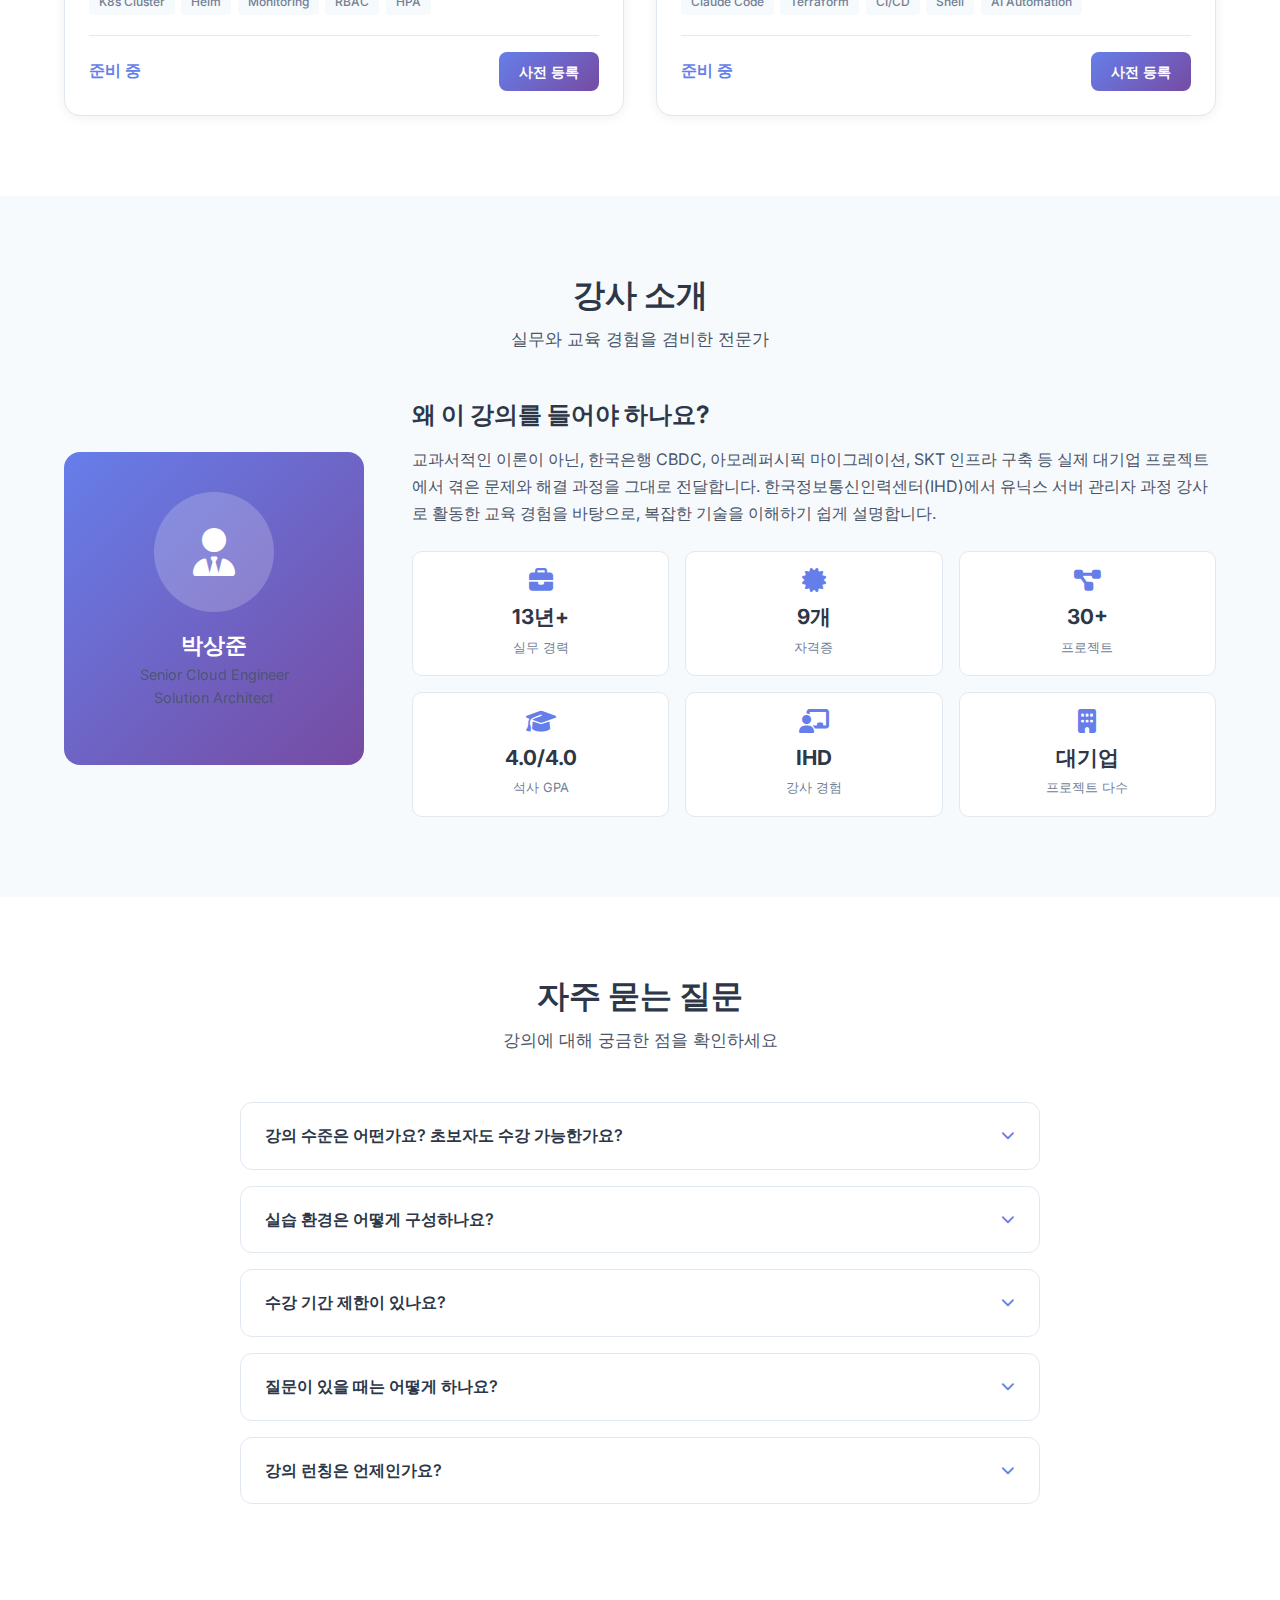
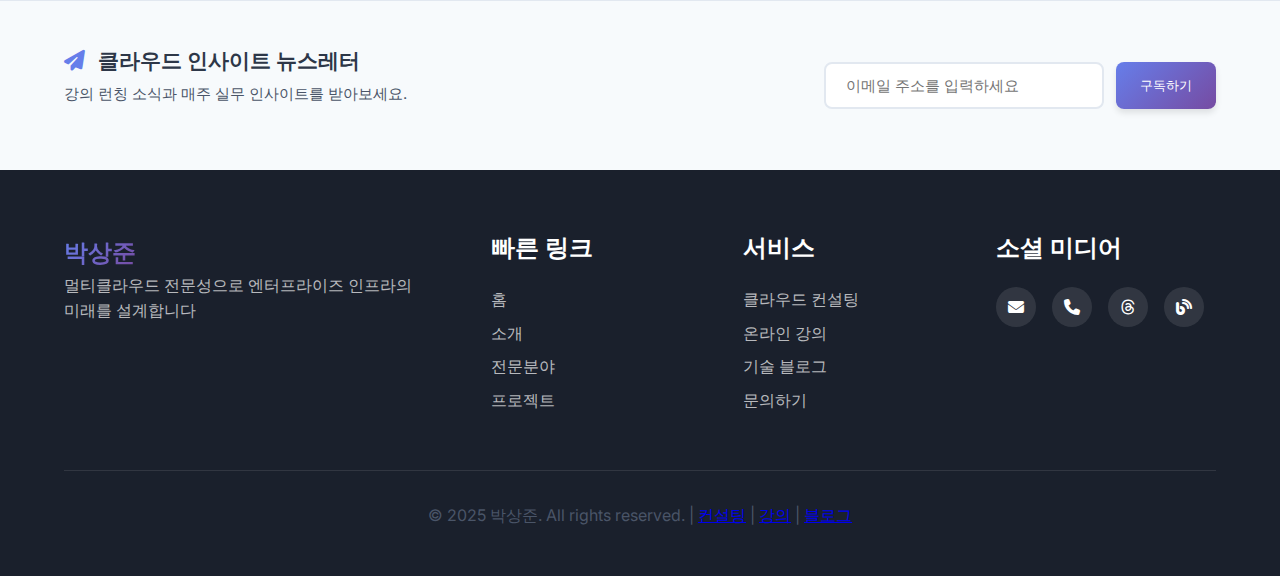
<file: courses.html>
<!DOCTYPE html>
<html lang="ko">
<head>
    <meta charset="UTF-8">
    <meta name="viewport" content="width=device-width, initial-scale=1.0">
    <title>온라인 강의 - 박상준 | AWS, Kubernetes, Oracle, Claude Code 실전 교육</title>
    <meta name="description" content="13년 경력 멀티클라우드 전문가 박상준의 온라인 강의. AWS 마이그레이션, Kubernetes 운영, Oracle DB, Claude Code DevOps 자동화 실전 교육.">
    <meta name="keywords" content="클라우드 강의, AWS 교육, Kubernetes 강의, Oracle 마이그레이션, Claude Code, DevOps 교육, 박상준">
    <meta name="author" content="박상준">
    <link rel="canonical" href="https://david-devsecops.github.io/ai.github.io/courses.html">

    <meta property="og:type" content="website">
    <meta property="og:title" content="온라인 강의 - 박상준 | 클라우드 실전 교육">
    <meta property="og:description" content="13년 경력 멀티클라우드 전문가의 실전 온라인 강의. AWS, Kubernetes, Oracle, Claude Code.">
    <meta property="og:url" content="https://david-devsecops.github.io/ai.github.io/courses.html">
    <meta property="og:site_name" content="박상준 Cloud Engineer">
    <meta property="og:locale" content="ko_KR">

    <meta name="twitter:card" content="summary_large_image">
    <meta name="twitter:title" content="온라인 강의 - 박상준 | 클라우드 실전 교육">
    <meta name="twitter:description" content="13년 경력 멀티클라우드 전문가의 실전 온라인 강의.">

    <script type="application/ld+json">
    {
        "@context": "https://schema.org",
        "@type": "ItemList",
        "name": "박상준 클라우드 온라인 강의",
        "description": "13년 경력 멀티클라우드 전문가의 실전 온라인 교육 과정",
        "url": "https://david-devsecops.github.io/ai.github.io/courses.html",
        "numberOfItems": 4,
        "itemListElement": [
            {"@type": "Course", "name": "AWS 실전 마이그레이션 마스터클래스", "provider": {"@type": "Person", "name": "박상준"}},
            {"@type": "Course", "name": "Oracle에서 Cloud DB로: 마이그레이션 완벽 가이드", "provider": {"@type": "Person", "name": "박상준"}},
            {"@type": "Course", "name": "Kubernetes 실전 운영 가이드", "provider": {"@type": "Person", "name": "박상준"}},
            {"@type": "Course", "name": "Claude Code로 DevOps 자동화", "provider": {"@type": "Person", "name": "박상준"}}
        ]
    }
    </script>

    <link href="https://fonts.googleapis.com/css2?family=Inter:wght@300;400;500;600;700&display=swap" rel="stylesheet">
    <link rel="stylesheet" href="https://cdnjs.cloudflare.com/ajax/libs/font-awesome/6.4.0/css/all.min.css">
    <link rel="stylesheet" href="styles.css">
    <link rel="icon" type="image/x-icon" href="/favicon.ico">

    <style>
        .nav-container {
            max-width: 1200px;
            margin: 0 auto;
            padding: 0 2rem;
            display: flex;
            align-items: center;
            justify-content: space-between;
            padding-top: 1rem;
            padding-bottom: 1rem;
        }

        /* Hero */
        .courses-hero {
            padding: 8rem 0 4rem;
            background: linear-gradient(135deg, #11998e 0%, #38ef7d 50%, #667eea 100%);
            color: white;
            text-align: center;
            position: relative;
            overflow: hidden;
        }
        .courses-hero::before {
            content: '';
            position: absolute;
            inset: 0;
            background: radial-gradient(circle at 30% 40%, rgba(255,255,255,0.12) 0%, transparent 50%);
            pointer-events: none;
        }
        .courses-hero-content { position: relative; z-index: 2; }
        .courses-hero-badge {
            display: inline-flex;
            align-items: center;
            gap: 0.5rem;
            background: rgba(255,255,255,0.2);
            border: 1px solid rgba(255,255,255,0.35);
            color: #fff;
            padding: 6px 16px;
            border-radius: 50px;
            font-size: 0.875rem;
            font-weight: 500;
            margin-bottom: 1.5rem;
            backdrop-filter: blur(6px);
        }
        .courses-hero h1 {
            font-size: 2.8rem;
            font-weight: 700;
            margin-bottom: 1rem;
            line-height: 1.2;
        }
        .courses-hero p {
            font-size: 1.15rem;
            opacity: 0.95;
            max-width: 650px;
            margin: 0 auto 2rem;
            line-height: 1.7;
        }
        .hero-stats-bar {
            display: flex;
            justify-content: center;
            gap: 3rem;
            flex-wrap: wrap;
        }
        .hero-stat { text-align: center; }
        .hero-stat-num { font-size: 1.75rem; font-weight: 700; display: block; }
        .hero-stat-label { font-size: 0.8rem; opacity: 0.85; }

        /* Course Cards */
        .courses-section { padding: 5rem 0; background: var(--bg-primary); }
        .courses-grid {
            display: grid;
            grid-template-columns: repeat(2, 1fr);
            gap: 2rem;
            margin-top: 3rem;
        }
        .course-card {
            background: var(--bg-card);
            border-radius: 16px;
            overflow: hidden;
            box-shadow: 0 2px 12px rgba(0,0,0,0.06);
            border: 1px solid var(--border-light);
            transition: all 0.3s;
            display: flex;
            flex-direction: column;
        }
        .course-card:hover { transform: translateY(-5px); box-shadow: 0 10px 30px rgba(0,0,0,0.1); border-color: #667eea; }
        .course-banner {
            height: 160px;
            position: relative;
            display: flex;
            align-items: flex-end;
            padding: 1.25rem;
        }
        .banner-blue { background: linear-gradient(135deg, #667eea, #764ba2); }
        .banner-orange { background: linear-gradient(135deg, #f7971e, #ffd200); }
        .banner-green { background: linear-gradient(135deg, #11998e, #38ef7d); }
        .banner-cyan { background: linear-gradient(135deg, #4facfe, #00f2fe); }
        .course-banner .course-icon {
            width: 48px;
            height: 48px;
            background: rgba(255,255,255,0.25);
            border-radius: 12px;
            display: flex;
            align-items: center;
            justify-content: center;
            backdrop-filter: blur(4px);
        }
        .course-banner .course-icon i { font-size: 1.3rem; color: white; }
        .course-level-badge {
            position: absolute;
            top: 1rem;
            right: 1rem;
            background: rgba(255,255,255,0.92);
            color: var(--text-primary);
            padding: 4px 12px;
            border-radius: 50px;
            font-size: 0.75rem;
            font-weight: 600;
        }
        .course-body {
            padding: 1.5rem;
            flex: 1;
            display: flex;
            flex-direction: column;
        }
        .course-meta {
            display: flex;
            gap: 1rem;
            margin-bottom: 0.75rem;
            flex-wrap: wrap;
        }
        .course-meta span {
            font-size: 0.8rem;
            color: var(--text-light);
            display: flex;
            align-items: center;
            gap: 4px;
        }
        .course-meta i { font-size: 0.75rem; }
        .course-body h3 {
            font-size: 1.15rem;
            font-weight: 600;
            color: var(--text-primary);
            margin-bottom: 0.75rem;
            line-height: 1.4;
        }
        .course-body p {
            color: var(--text-secondary);
            font-size: 0.9rem;
            line-height: 1.65;
            flex: 1;
            margin-bottom: 1rem;
        }
        .course-topics {
            display: flex;
            flex-wrap: wrap;
            gap: 0.4rem;
            margin-bottom: 1.25rem;
        }
        .course-topic {
            padding: 3px 10px;
            background: var(--bg-secondary);
            color: var(--text-light);
            border-radius: 4px;
            font-size: 0.75rem;
            font-weight: 500;
        }
        .course-footer {
            display: flex;
            align-items: center;
            justify-content: space-between;
            padding-top: 1rem;
            border-top: 1px solid var(--border-light);
        }
        .course-price { font-size: 1rem; font-weight: 700; color: #667eea; }
        .course-cta {
            background: linear-gradient(135deg, #667eea, #764ba2);
            color: white;
            padding: 8px 20px;
            border-radius: 8px;
            font-size: 0.9rem;
            font-weight: 600;
            text-decoration: none;
            transition: all 0.3s;
            border: none;
            cursor: pointer;
        }
        .course-cta:hover { transform: translateY(-2px); box-shadow: 0 4px 12px rgba(102,126,234,0.4); }

        /* Instructor */
        .instructor-section { padding: 5rem 0; background: var(--bg-secondary); }
        .instructor-card {
            display: grid;
            grid-template-columns: 300px 1fr;
            gap: 3rem;
            align-items: center;
            margin-top: 3rem;
        }
        .instructor-photo {
            background: linear-gradient(135deg, #667eea, #764ba2);
            border-radius: 16px;
            padding: 2.5rem;
            text-align: center;
            color: white;
        }
        .instructor-avatar {
            width: 120px;
            height: 120px;
            border-radius: 50%;
            background: rgba(255,255,255,0.2);
            display: flex;
            align-items: center;
            justify-content: center;
            margin: 0 auto 1.25rem;
            font-size: 3rem;
        }
        .instructor-photo h3 { font-size: 1.4rem; margin-bottom: 0.25rem; color: white; }
        .instructor-photo p { opacity: 0.9; font-size: 0.9rem; }
        .instructor-details h3 { font-size: 1.5rem; font-weight: 700; color: var(--text-primary); margin-bottom: 1rem; }
        .instructor-details > p { color: var(--text-secondary); line-height: 1.7; margin-bottom: 1.5rem; }
        .credentials-grid {
            display: grid;
            grid-template-columns: repeat(3, 1fr);
            gap: 1rem;
        }
        .credential-item {
            background: var(--bg-card);
            border: 1px solid var(--border-light);
            border-radius: 10px;
            padding: 1rem;
            text-align: center;
        }
        .credential-item i { font-size: 1.5rem; color: #667eea; margin-bottom: 0.5rem; display: block; }
        .credential-item .cred-num { font-size: 1.3rem; font-weight: 700; color: var(--text-primary); display: block; }
        .credential-item .cred-label { font-size: 0.8rem; color: var(--text-light); }

        /* FAQ */
        .faq-section { padding: 5rem 0; background: var(--bg-primary); }
        .faq-list { max-width: 800px; margin: 3rem auto 0; }
        .faq-item {
            background: var(--bg-card);
            border-radius: 12px;
            margin-bottom: 1rem;
            border: 1px solid var(--border-light);
            overflow: hidden;
        }
        .faq-question {
            padding: 1.25rem 1.5rem;
            cursor: pointer;
            display: flex;
            justify-content: space-between;
            align-items: center;
            font-weight: 600;
            color: var(--text-primary);
            font-size: 1rem;
            transition: background 0.3s;
        }
        .faq-question:hover { background: var(--bg-secondary); }
        .faq-question i { color: #667eea; transition: transform 0.3s; font-size: 0.85rem; }
        .faq-question.active i { transform: rotate(180deg); }
        .faq-answer {
            padding: 0 1.5rem;
            max-height: 0;
            overflow: hidden;
            transition: all 0.3s ease;
        }
        .faq-answer.active {
            padding: 0 1.5rem 1.25rem;
            max-height: 300px;
        }
        .faq-answer p { color: var(--text-secondary); line-height: 1.7; font-size: 0.95rem; }

        /* Newsletter */
        .newsletter-section {
            background: var(--bg-secondary);
            padding: 3rem 0;
            border-top: 1px solid #e2e8f0;
        }
        .newsletter-content {
            display: flex;
            align-items: center;
            justify-content: space-between;
            gap: 2rem;
        }
        .newsletter-text h3 { font-size: 1.3rem; color: var(--text-primary); margin-bottom: 0.5rem; }
        .newsletter-text h3 i { color: #667eea; margin-right: 0.5rem; }
        .newsletter-text p { color: var(--text-secondary); font-size: 0.95rem; }
        .newsletter-form {
            display: flex;
            gap: 0.75rem;
            flex-shrink: 0;
        }
        .newsletter-form input[type="email"] {
            padding: 0.75rem 1.25rem;
            border: 2px solid #e2e8f0;
            border-radius: 8px;
            font-size: 0.95rem;
            width: 280px;
            transition: border-color 0.3s;
            font-family: inherit;
        }
        .newsletter-form input[type="email"]:focus { outline: none; border-color: #667eea; }

        /* Responsive */
        @media (max-width: 1024px) {
            .courses-grid { grid-template-columns: 1fr; max-width: 550px; margin-left: auto; margin-right: auto; }
            .instructor-card { grid-template-columns: 1fr; }
            .instructor-photo { max-width: 350px; margin: 0 auto; }
            .credentials-grid { grid-template-columns: repeat(3, 1fr); }
        }
        @media (max-width: 768px) {
            .courses-hero h1 { font-size: 2rem; }
            .nav-container { padding: 0 1rem; }
            .hero-stats-bar { gap: 1.5rem; }
            .credentials-grid { grid-template-columns: 1fr 1fr; }
            .newsletter-content { flex-direction: column; text-align: center; }
            .newsletter-form { flex-direction: column; width: 100%; }
            .newsletter-form input[type="email"] { width: 100%; }
        }
        @media (max-width: 480px) {
            .nav-container { padding: 0 0.5rem; }
            .courses-hero h1 { font-size: 1.7rem; }
            .credentials-grid { grid-template-columns: 1fr; }
        }
    </style>
</head>
<body>

    <!-- Navigation -->
    <nav class="navbar" id="navbar">
        <div class="nav-container">
            <div class="nav-logo">
                <span class="logo-text">박상준</span>
                <span class="logo-subtitle">Cloud Engineer</span>
            </div>
            <ul class="nav-menu" id="nav-menu">
                <li class="nav-item"><a href="index.html" class="nav-link">Home</a></li>
                <li class="nav-item"><a href="index.html#about" class="nav-link">About</a></li>
                <li class="nav-item"><a href="index.html#expertise" class="nav-link">Expertise</a></li>
                <li class="nav-item"><a href="index.html#projects" class="nav-link">Projects</a></li>
                <li class="nav-item"><a href="consulting.html" class="nav-link">Consulting</a></li>
                <li class="nav-item"><a href="courses.html" class="nav-link active">Courses</a></li>
                <li class="nav-item"><a href="blog.html" class="nav-link">Blog</a></li>
                <li class="nav-item"><a href="index.html#contact" class="nav-link">Contact</a></li>
            </ul>
            <div class="hamburger" id="hamburger">
                <span class="bar"></span>
                <span class="bar"></span>
                <span class="bar"></span>
            </div>
        </div>
    </nav>

    <!-- Hero -->
    <section class="courses-hero">
        <div class="container courses-hero-content">
            <div class="courses-hero-badge">
                <i class="fas fa-graduation-cap"></i> 온라인 강의
            </div>
            <h1>실무 전문가에게 배우는<br>클라우드 기술</h1>
            <p>13년 엔터프라이즈 클라우드 현장 경험과 IT 강사 경력을 바탕으로,
               이론이 아닌 실전에서 바로 활용할 수 있는 기술을 가르칩니다.</p>
            <div class="hero-stats-bar">
                <div class="hero-stat">
                    <span class="hero-stat-num">13년+</span>
                    <span class="hero-stat-label">실무 경력</span>
                </div>
                <div class="hero-stat">
                    <span class="hero-stat-num">9개</span>
                    <span class="hero-stat-label">자격증</span>
                </div>
                <div class="hero-stat">
                    <span class="hero-stat-num">30+</span>
                    <span class="hero-stat-label">프로젝트</span>
                </div>
                <div class="hero-stat">
                    <span class="hero-stat-num">강사</span>
                    <span class="hero-stat-label">IHD 교육 경력</span>
                </div>
            </div>
        </div>
    </section>

    <!-- Course Cards -->
    <section class="courses-section">
        <div class="container">
            <div style="text-align:center;margin-bottom:1rem;">
                <h2 style="font-size:2rem;font-weight:700;color:var(--text-primary);margin-bottom:0.75rem;">강의 목록</h2>
                <p style="color:var(--text-secondary);font-size:1.05rem;">실제 프로젝트 경험에서 추출한 핵심 노하우를 전달합니다</p>
            </div>
            <div class="courses-grid">
                <!-- Course 1 -->
                <div class="course-card">
                    <div class="course-banner banner-blue">
                        <div class="course-icon"><i class="fas fa-cloud-upload-alt"></i></div>
                        <span class="course-level-badge">중급</span>
                    </div>
                    <div class="course-body">
                        <div class="course-meta">
                            <span><i class="fas fa-clock"></i> 약 20시간</span>
                            <span><i class="fas fa-book"></i> 40강</span>
                            <span><i class="fas fa-users"></i> SA/DevOps 엔지니어</span>
                        </div>
                        <h3>AWS 실전 마이그레이션 마스터클래스</h3>
                        <p>아모레퍼시픽, SKT 등 실제 대기업 마이그레이션 경험을 바탕으로 On-Premise에서 AWS로의 전환 전략, VPC 설계, EC2/RDS/S3 구성, CloudFront, Route53, 마이그레이션 도구 활용법을 단계별로 학습합니다.</p>
                        <div class="course-topics">
                            <span class="course-topic">VPC</span>
                            <span class="course-topic">EC2</span>
                            <span class="course-topic">RDS</span>
                            <span class="course-topic">S3</span>
                            <span class="course-topic">CloudFront</span>
                            <span class="course-topic">7R Strategy</span>
                        </div>
                        <div class="course-footer">
                            <span class="course-price">준비 중</span>
                            <a href="index.html#contact" class="course-cta">사전 등록</a>
                        </div>
                    </div>
                </div>

                <!-- Course 2 -->
                <div class="course-card">
                    <div class="course-banner banner-orange">
                        <div class="course-icon"><i class="fas fa-database"></i></div>
                        <span class="course-level-badge">중급/고급</span>
                    </div>
                    <div class="course-body">
                        <div class="course-meta">
                            <span><i class="fas fa-clock"></i> 약 15시간</span>
                            <span><i class="fas fa-book"></i> 30강</span>
                            <span><i class="fas fa-users"></i> DBA/인프라 엔지니어</span>
                        </div>
                        <h3>Oracle에서 Cloud DB로: 마이그레이션 완벽 가이드</h3>
                        <p>13년 Oracle 경험과 OCP 자격을 기반으로 Oracle RAC/ASM 환경에서 AWS RDS, Aurora, GCP Cloud SQL로의 마이그레이션 전 과정을 다룹니다. DMS 활용, 스키마 변환, 성능 튜닝까지.</p>
                        <div class="course-topics">
                            <span class="course-topic">Oracle RAC</span>
                            <span class="course-topic">ASM</span>
                            <span class="course-topic">AWS DMS</span>
                            <span class="course-topic">Aurora</span>
                            <span class="course-topic">Cloud SQL</span>
                        </div>
                        <div class="course-footer">
                            <span class="course-price">준비 중</span>
                            <a href="index.html#contact" class="course-cta">사전 등록</a>
                        </div>
                    </div>
                </div>

                <!-- Course 3 -->
                <div class="course-card">
                    <div class="course-banner banner-green">
                        <div class="course-icon"><i class="fas fa-dharmachakra"></i></div>
                        <span class="course-level-badge">중급</span>
                    </div>
                    <div class="course-body">
                        <div class="course-meta">
                            <span><i class="fas fa-clock"></i> 약 18시간</span>
                            <span><i class="fas fa-book"></i> 35강</span>
                            <span><i class="fas fa-users"></i> DevOps 엔지니어</span>
                        </div>
                        <h3>Kubernetes 실전 운영 가이드</h3>
                        <p>한국은행 CBDC, MOIM 메타버스 등 프로덕션 환경에서 Kubernetes를 운영한 경험을 바탕으로 클러스터 설계, Helm 차트, 모니터링, 보안, 오토스케일링, 트러블슈팅을 실습합니다.</p>
                        <div class="course-topics">
                            <span class="course-topic">K8s Cluster</span>
                            <span class="course-topic">Helm</span>
                            <span class="course-topic">Monitoring</span>
                            <span class="course-topic">RBAC</span>
                            <span class="course-topic">HPA</span>
                        </div>
                        <div class="course-footer">
                            <span class="course-price">준비 중</span>
                            <a href="index.html#contact" class="course-cta">사전 등록</a>
                        </div>
                    </div>
                </div>

                <!-- Course 4 -->
                <div class="course-card">
                    <div class="course-banner banner-cyan">
                        <div class="course-icon"><i class="fas fa-robot"></i></div>
                        <span class="course-level-badge">초급/중급</span>
                    </div>
                    <div class="course-body">
                        <div class="course-meta">
                            <span><i class="fas fa-clock"></i> 약 10시간</span>
                            <span><i class="fas fa-book"></i> 20강</span>
                            <span><i class="fas fa-users"></i> 개발자/DevOps</span>
                        </div>
                        <h3>Claude Code로 DevOps 자동화</h3>
                        <p>Claude Code in Action 인증 보유자로서, Claude Code를 활용한 Terraform 코드 생성, 셸 스크립트 자동화, CI/CD 파이프라인 구성, 인프라 문서화 자동화까지 AI 기반 DevOps를 실습합니다.</p>
                        <div class="course-topics">
                            <span class="course-topic">Claude Code</span>
                            <span class="course-topic">Terraform</span>
                            <span class="course-topic">CI/CD</span>
                            <span class="course-topic">Shell</span>
                            <span class="course-topic">AI Automation</span>
                        </div>
                        <div class="course-footer">
                            <span class="course-price">준비 중</span>
                            <a href="index.html#contact" class="course-cta">사전 등록</a>
                        </div>
                    </div>
                </div>
            </div>
        </div>
    </section>

    <!-- Instructor -->
    <section class="instructor-section">
        <div class="container">
            <div style="text-align:center;">
                <h2 style="font-size:2rem;font-weight:700;color:var(--text-primary);margin-bottom:0.75rem;">강사 소개</h2>
                <p style="color:var(--text-secondary);font-size:1.05rem;">실무와 교육 경험을 겸비한 전문가</p>
            </div>
            <div class="instructor-card">
                <div class="instructor-photo">
                    <div class="instructor-avatar"><i class="fas fa-user-tie"></i></div>
                    <h3>박상준</h3>
                    <p>Senior Cloud Engineer<br>Solution Architect</p>
                </div>
                <div class="instructor-details">
                    <h3>왜 이 강의를 들어야 하나요?</h3>
                    <p>교과서적인 이론이 아닌, 한국은행 CBDC, 아모레퍼시픽 마이그레이션, SKT 인프라 구축 등 실제 대기업 프로젝트에서 겪은 문제와 해결 과정을 그대로 전달합니다. 한국정보통신인력센터(IHD)에서 유닉스 서버 관리자 과정 강사로 활동한 교육 경험을 바탕으로, 복잡한 기술을 이해하기 쉽게 설명합니다.</p>
                    <div class="credentials-grid">
                        <div class="credential-item">
                            <i class="fas fa-briefcase"></i>
                            <span class="cred-num">13년+</span>
                            <span class="cred-label">실무 경력</span>
                        </div>
                        <div class="credential-item">
                            <i class="fas fa-certificate"></i>
                            <span class="cred-num">9개</span>
                            <span class="cred-label">자격증</span>
                        </div>
                        <div class="credential-item">
                            <i class="fas fa-project-diagram"></i>
                            <span class="cred-num">30+</span>
                            <span class="cred-label">프로젝트</span>
                        </div>
                        <div class="credential-item">
                            <i class="fas fa-graduation-cap"></i>
                            <span class="cred-num">4.0/4.0</span>
                            <span class="cred-label">석사 GPA</span>
                        </div>
                        <div class="credential-item">
                            <i class="fas fa-chalkboard-teacher"></i>
                            <span class="cred-num">IHD</span>
                            <span class="cred-label">강사 경험</span>
                        </div>
                        <div class="credential-item">
                            <i class="fas fa-building"></i>
                            <span class="cred-num">대기업</span>
                            <span class="cred-label">프로젝트 다수</span>
                        </div>
                    </div>
                </div>
            </div>
        </div>
    </section>

    <!-- FAQ -->
    <section class="faq-section">
        <div class="container">
            <div style="text-align:center;">
                <h2 style="font-size:2rem;font-weight:700;color:var(--text-primary);margin-bottom:0.75rem;">자주 묻는 질문</h2>
                <p style="color:var(--text-secondary);font-size:1.05rem;">강의에 대해 궁금한 점을 확인하세요</p>
            </div>
            <div class="faq-list">
                <div class="faq-item">
                    <div class="faq-question" onclick="toggleFaq(this)">
                        강의 수준은 어떤가요? 초보자도 수강 가능한가요?
                        <i class="fas fa-chevron-down"></i>
                    </div>
                    <div class="faq-answer">
                        <p>각 강의마다 난이도가 표시되어 있습니다. "Claude Code로 DevOps 자동화"는 초급부터 시작 가능하며, AWS 마이그레이션과 Kubernetes는 기본적인 클라우드/리눅스 지식이 있으면 수강 가능합니다. Oracle 마이그레이션은 DB 운영 경험이 있는 분을 대상으로 합니다.</p>
                    </div>
                </div>
                <div class="faq-item">
                    <div class="faq-question" onclick="toggleFaq(this)">
                        실습 환경은 어떻게 구성하나요?
                        <i class="fas fa-chevron-down"></i>
                    </div>
                    <div class="faq-answer">
                        <p>각 강의에서 AWS Free Tier, GCP 무료 크레딧 등을 활용한 실습 가이드를 제공합니다. 별도의 고가 장비나 라이선스 없이도 실습이 가능하도록 구성했습니다.</p>
                    </div>
                </div>
                <div class="faq-item">
                    <div class="faq-question" onclick="toggleFaq(this)">
                        수강 기간 제한이 있나요?
                        <i class="fas fa-chevron-down"></i>
                    </div>
                    <div class="faq-answer">
                        <p>한번 구매하면 무제한으로 수강 가능합니다. 업데이트된 콘텐츠도 추가 비용 없이 제공됩니다.</p>
                    </div>
                </div>
                <div class="faq-item">
                    <div class="faq-question" onclick="toggleFaq(this)">
                        질문이 있을 때는 어떻게 하나요?
                        <i class="fas fa-chevron-down"></i>
                    </div>
                    <div class="faq-answer">
                        <p>각 강의 커뮤니티를 통해 질문하실 수 있으며, 직접 답변드립니다. 복잡한 아키텍처 관련 질문은 별도 컨설팅으로 연결해드릴 수도 있습니다.</p>
                    </div>
                </div>
                <div class="faq-item">
                    <div class="faq-question" onclick="toggleFaq(this)">
                        강의 런칭은 언제인가요?
                        <i class="fas fa-chevron-down"></i>
                    </div>
                    <div class="faq-answer">
                        <p>현재 콘텐츠 제작 중입니다. 사전 등록을 하시면 런칭 시 할인 혜택과 함께 가장 먼저 알려드립니다. 아래 뉴스레터를 구독하시면 진행 상황도 받아보실 수 있습니다.</p>
                    </div>
                </div>
            </div>
        </div>
    </section>

    <!-- Newsletter -->
    <section class="newsletter-section">
        <div class="container">
            <div class="newsletter-content">
                <div class="newsletter-text">
                    <h3><i class="fas fa-paper-plane"></i> 클라우드 인사이트 뉴스레터</h3>
                    <p>강의 런칭 소식과 매주 실무 인사이트를 받아보세요.</p>
                </div>
                <form class="newsletter-form" action="https://formspree.io/f/YOUR_FORM_ID" method="POST">
                    <input type="email" name="email" placeholder="이메일 주소를 입력하세요" required>
                    <button type="submit" class="btn btn-primary">구독하기</button>
                </form>
            </div>
        </div>
    </section>

    <!-- Footer -->
    <footer class="footer">
        <div class="container">
            <div class="footer-content">
                <div class="footer-logo">
                    <span class="logo-text">박상준</span>
                    <p class="footer-description">멀티클라우드 전문성으로 엔터프라이즈 인프라의 미래를 설계합니다</p>
                </div>
                <div class="footer-links">
                    <div class="footer-section">
                        <h4>빠른 링크</h4>
                        <ul>
                            <li><a href="index.html">홈</a></li>
                            <li><a href="index.html#about">소개</a></li>
                            <li><a href="index.html#expertise">전문분야</a></li>
                            <li><a href="index.html#projects">프로젝트</a></li>
                        </ul>
                    </div>
                    <div class="footer-section">
                        <h4>서비스</h4>
                        <ul>
                            <li><a href="consulting.html">클라우드 컨설팅</a></li>
                            <li><a href="courses.html">온라인 강의</a></li>
                            <li><a href="blog.html">기술 블로그</a></li>
                            <li><a href="index.html#contact">문의하기</a></li>
                        </ul>
                    </div>
                    <div class="footer-section">
                        <h4>소셜 미디어</h4>
                        <div class="social-links">
                            <a href="mailto:golreas@naver.com" class="social-link"><i class="fas fa-envelope"></i></a>
                            <a href="tel:010-7413-5650" class="social-link"><i class="fas fa-phone"></i></a>
                            <a href="https://www.threads.com/@musma_ai" class="social-link" target="_blank" rel="noopener"><i class="fab fa-threads"></i></a>
                            <a href="blog.html" class="social-link"><i class="fas fa-blog"></i></a>
                        </div>
                    </div>
                </div>
            </div>
            <div class="footer-bottom">
                <p>&copy; 2025 박상준. All rights reserved. | <a href="consulting.html">컨설팅</a> | <a href="courses.html">강의</a> | <a href="blog.html">블로그</a></p>
            </div>
        </div>
    </footer>

    <button class="back-to-top" id="back-to-top"><i class="fas fa-chevron-up"></i></button>

    <script>
        // Navigation
        (function() {
            var navbar = document.getElementById('navbar');
            var hamburger = document.getElementById('hamburger');
            var navMenu = document.getElementById('nav-menu');
            var backToTop = document.getElementById('back-to-top');

            window.addEventListener('scroll', function() {
                if (window.scrollY > 100) {
                    navbar.classList.add('scrolled');
                    backToTop.classList.add('visible');
                } else {
                    navbar.classList.remove('scrolled');
                    backToTop.classList.remove('visible');
                }
            });

            hamburger.addEventListener('click', function() {
                hamburger.classList.toggle('active');
                navMenu.classList.toggle('active');
            });

            document.querySelectorAll('.nav-link').forEach(function(link) {
                link.addEventListener('click', function() {
                    hamburger.classList.remove('active');
                    navMenu.classList.remove('active');
                });
            });

            backToTop.addEventListener('click', function() {
                window.scrollTo({ top: 0, behavior: 'smooth' });
            });
        })();

        // FAQ Toggle
        function toggleFaq(el) {
            var answer = el.nextElementSibling;
            var isActive = el.classList.contains('active');

            // Close all
            document.querySelectorAll('.faq-question').forEach(function(q) {
                q.classList.remove('active');
                q.nextElementSibling.classList.remove('active');
            });

            // Open clicked
            if (!isActive) {
                el.classList.add('active');
                answer.classList.add('active');
            }
        }
    </script>
</body>
</html>
</file>
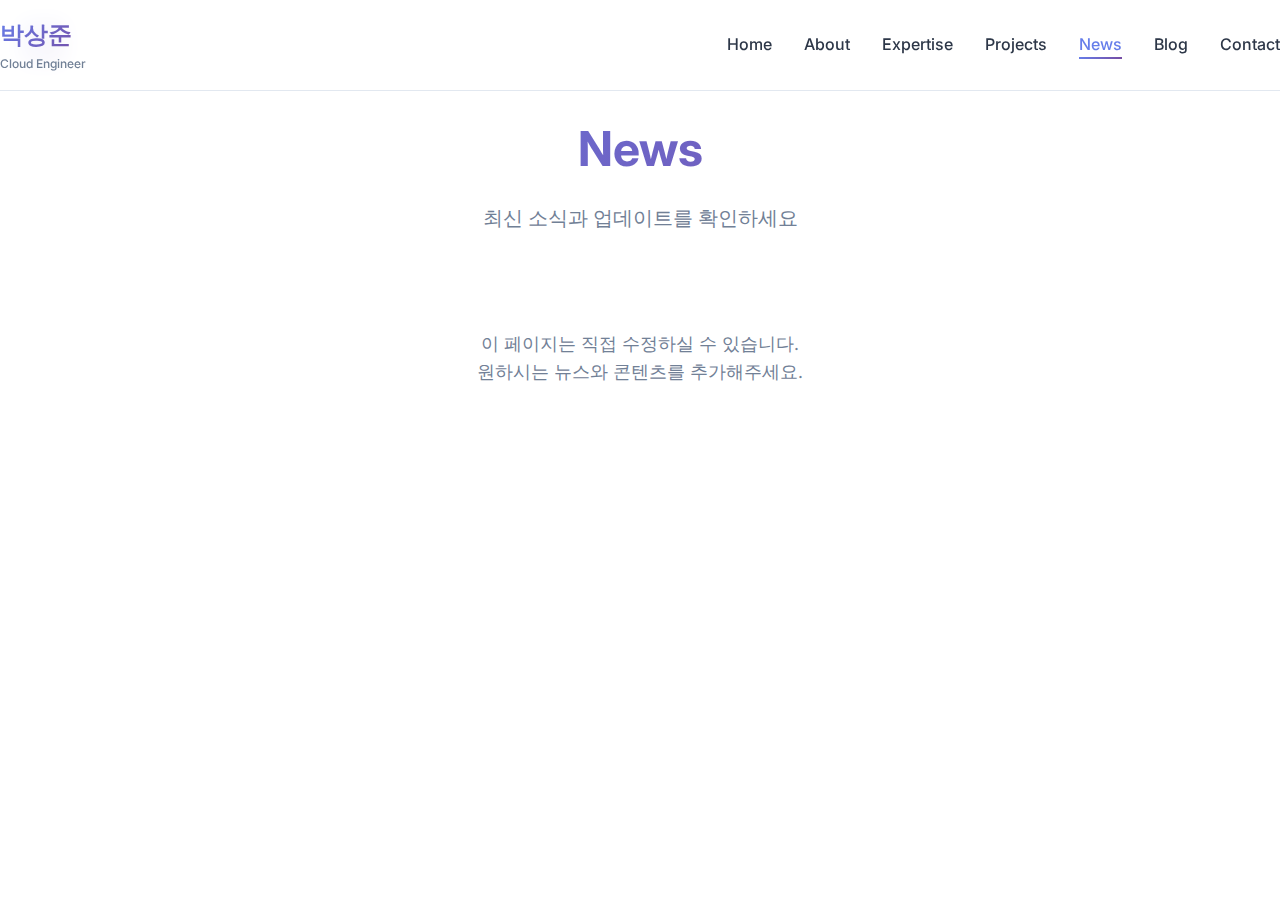
<file: news.html>
<!DOCTYPE html>
<html lang="ko">
<head>
    <meta charset="UTF-8">
    <meta name="viewport" content="width=device-width, initial-scale=1.0">
    <title>News - 박상준 Cloud Engineer</title>
    <meta name="description" content="클라우드 및 AI 기술 관련 최신 뉴스와 인사이트">
    <meta name="keywords" content="클라우드, AWS, Azure, GCP, DevOps, AI, 뉴스, 기술 트렌드">
    
    <!-- Fonts -->
    <link href="https://fonts.googleapis.com/css2?family=Inter:wght@300;400;500;600;700&display=swap" rel="stylesheet">
    
    <!-- Icons -->
    <link rel="stylesheet" href="https://cdnjs.cloudflare.com/ajax/libs/font-awesome/6.4.0/css/all.min.css">
    
    <!-- CSS -->
    <link rel="stylesheet" href="styles.css">
    
    <!-- Favicon -->
    <link rel="icon" type="image/x-icon" href="/favicon.ico">
    
    <style>
        /* News 페이지 전용 스타일 */
        .news-page {
            background: var(--bg-primary);
            min-height: 100vh;
            padding-top: 120px;
        }

        .news-header {
            text-align: center;
            margin-bottom: var(--spacing-xl);
        }

        .news-title {
            font-size: 3rem;
            font-weight: var(--font-weight-bold);
            background: var(--gradient-primary);
            -webkit-background-clip: text;
            -webkit-text-fill-color: transparent;
            background-clip: text;
            margin-bottom: var(--spacing-md);
        }

        .news-subtitle {
            font-size: 1.25rem;
            color: var(--text-light);
            max-width: 600px;
            margin: 0 auto;
            line-height: 1.6;
        }

        .back-to-home {
            position: fixed;
            top: 20px;
            left: 20px;
            background: var(--gradient-primary);
            color: var(--text-white);
            padding: 0.75rem 1rem;
            border: none;
            border-radius: var(--radius-md);
            font-weight: var(--font-weight-medium);
            cursor: pointer;
            transition: all var(--transition-normal);
            z-index: 1000;
            text-decoration: none;
            display: inline-flex;
            align-items: center;
            gap: var(--spacing-sm);
            min-height: 44px;
            min-width: 44px;
        }

        .back-to-home:hover {
            transform: translateY(-2px);
            box-shadow: var(--shadow-md);
        }

        .news-content {
            text-align: center;
            margin-top: var(--spacing-xl);
            padding: var(--spacing-xl);
        }

        .placeholder-text {
            font-size: 1.125rem;
            color: var(--text-light);
            margin-bottom: var(--spacing-lg);
        }

        /* 모바일 최적화 */
        @media (max-width: 768px) {
            .news-title {
                font-size: 2rem;
            }
            
            .back-to-home {
                top: 10px;
                left: 10px;
                padding: 0.5rem;
            }
        }
    </style>
</head>
<body>
    <!-- 홈으로 돌아가기 버튼 -->
    <a href="index.html" class="back-to-home" aria-label="홈으로 돌아가기">
        <i class="fas fa-arrow-left" aria-hidden="true"></i>
        <span class="sr-only">홈으로 돌아가기</span>
    </a>

    <!-- 메인 네비게이션 (홈페이지와 동일) -->
    <nav class="navbar" id="navbar">
        <div class="nav-container">
            <div class="nav-logo">
                <span class="logo-text">박상준</span>
                <span class="logo-subtitle">Cloud Engineer</span>
            </div>
            <ul class="nav-menu" id="nav-menu">
                <li class="nav-item">
                    <a href="index.html#home" class="nav-link">Home</a>
                </li>
                <li class="nav-item">
                    <a href="index.html#about" class="nav-link">About</a>
                </li>
                <li class="nav-item">
                    <a href="index.html#expertise" class="nav-link">Expertise</a>
                </li>
                <li class="nav-item">
                    <a href="index.html#projects" class="nav-link">Projects</a>
                </li>
                <li class="nav-item">
                    <a href="news.html" class="nav-link active">News</a>
                </li>
                <li class="nav-item">
                    <a href="index.html#blog" class="nav-link">Blog</a>
                </li>
                <li class="nav-item">
                    <a href="index.html#contact" class="nav-link">Contact</a>
                </li>
            </ul>
            <div class="hamburger" id="hamburger">
                <span class="bar"></span>
                <span class="bar"></span>
                <span class="bar"></span>
            </div>
        </div>
    </nav>

    <!-- 뉴스 페이지 메인 콘텐츠 -->
    <main class="news-page">
        <div class="container">
            <!-- 페이지 헤더 -->
            <header class="news-header">
                <h1 class="news-title">News</h1>
                <p class="news-subtitle">
                    최신 소식과 업데이트를 확인하세요
                </p>
            </header>

            <!-- 콘텐츠 영역 -->
            <section class="news-content">
                <p class="placeholder-text">
                    이 페이지는 직접 수정하실 수 있습니다.<br>
                    원하시는 뉴스와 콘텐츠를 추가해주세요.
                </p>
            </section>
        </div>
    </main>

    <!-- JavaScript -->
    <script>
        // 기본 네비게이션 기능
        const hamburger = document.getElementById('hamburger');
        const navMenu = document.getElementById('nav-menu');

        if (hamburger && navMenu) {
            hamburger.addEventListener('click', () => {
                hamburger.classList.toggle('active');
                navMenu.classList.toggle('active');
            });
        }
    </script>
</body>
</html>
</file>
<file: styles.css>
/* Reset and Base Styles */
* {
    margin: 0;
    padding: 0;
    box-sizing: border-box;
}

:root {
    /* AI/Cloud Brand Colors */
    --primary-color: #667eea;
    --secondary-color: #764ba2;
    --accent-color: #f093fb;
    --gradient-primary: linear-gradient(135deg, #667eea 0%, #764ba2 100%);
    --gradient-secondary: linear-gradient(135deg, #f093fb 0%, #f5576c 100%);
    --gradient-tertiary: linear-gradient(135deg, #4facfe 0%, #00f2fe 100%);
    
    /* Neural Network Colors */
    --neural-primary: #00d4ff;
    --neural-secondary: #5b73f7;
    --neural-accent: #ff6b6b;
    
    /* Text Colors */
    --text-primary: #2d3748;
    --text-secondary: #4a5568;
    --text-light: #718096;
    --text-white: #ffffff;
    
    /* Background Colors */
    --bg-primary: #ffffff;
    --bg-secondary: #f7fafc;
    --bg-dark: #1a202c;
    --bg-card: #ffffff;
    
    /* Border Colors */
    --border-light: #e2e8f0;
    --border-medium: #cbd5e0;
    
    /* Shadow */
    --shadow-sm: 0 1px 3px rgba(0, 0, 0, 0.1);
    --shadow-md: 0 4px 6px rgba(0, 0, 0, 0.1);
    --shadow-lg: 0 10px 25px rgba(0, 0, 0, 0.15);
    --shadow-xl: 0 20px 50px rgba(0, 0, 0, 0.2);
    
    /* Typography */
    --font-primary: 'Inter', -apple-system, BlinkMacSystemFont, 'Segoe UI', Roboto, sans-serif;
    --font-weight-light: 300;
    --font-weight-normal: 400;
    --font-weight-medium: 500;
    --font-weight-semibold: 600;
    --font-weight-bold: 700;
    
    /* Spacing */
    --spacing-xs: 0.5rem;
    --spacing-sm: 1rem;
    --spacing-md: 1.5rem;
    --spacing-lg: 2rem;
    --spacing-xl: 3rem;
    --spacing-2xl: 4rem;
    
    /* Border Radius */
    --radius-sm: 0.375rem;
    --radius-md: 0.5rem;
    --radius-lg: 0.75rem;
    --radius-xl: 1rem;
    
    /* Transitions */
    --transition-fast: 0.15s ease;
    --transition-normal: 0.3s ease;
    --transition-slow: 0.5s ease;
}

html {
    scroll-behavior: smooth;
}

body {
    font-family: var(--font-primary);
    line-height: 1.6;
    color: var(--text-primary);
    background-color: var(--bg-primary);
    overflow-x: hidden;
}

/* Container */
.container {
    max-width: 1200px;
    margin: 0 auto;
    padding: 0 var(--spacing-md);
}

/* Typography */
h1, h2, h3, h4, h5, h6 {
    font-weight: var(--font-weight-semibold);
    line-height: 1.2;
    margin-bottom: var(--spacing-sm);
}

h1 { font-size: 3.5rem; }
h2 { font-size: 2.5rem; }
h3 { font-size: 2rem; }
h4 { font-size: 1.5rem; }
h5 { font-size: 1.25rem; }
h6 { font-size: 1rem; }

p {
    margin-bottom: var(--spacing-sm);
    color: var(--text-secondary);
}

/* Buttons */
.btn {
    display: inline-flex;
    align-items: center;
    gap: var(--spacing-xs);
    padding: 12px 24px;
    border: none;
    border-radius: var(--radius-md);
    font-weight: var(--font-weight-medium);
    text-decoration: none;
    cursor: pointer;
    transition: all var(--transition-normal);
    position: relative;
    overflow: hidden;
}

.btn-primary {
    background: var(--gradient-primary);
    color: var(--text-white);
    box-shadow: var(--shadow-md);
}

.btn-primary:hover {
    transform: translateY(-2px);
    box-shadow: var(--shadow-lg);
}

.btn-secondary {
    background: transparent;
    color: var(--primary-color);
    border: 2px solid var(--primary-color);
}

.btn-secondary:hover {
    background: var(--primary-color);
    color: var(--text-white);
    transform: translateY(-2px);
}

/* Navigation */
.navbar {
    position: fixed;
    top: 0;
    width: 100%;
    background: rgba(255, 255, 255, 0.95);
    backdrop-filter: blur(10px);
    border-bottom: 1px solid var(--border-light);
    z-index: 1000;
    transition: all var(--transition-normal);
}

.navbar.scrolled {
    background: rgba(255, 255, 255, 0.98);
    box-shadow: var(--shadow-md);
}

.nav-container {
    display: flex;
    align-items: center;
    justify-content: space-between;
    padding: var(--spacing-sm) 0;
}

.nav-logo {
    display: flex;
    flex-direction: column;
}

.logo-text {
    font-size: 1.5rem;
    font-weight: var(--font-weight-bold);
    background: var(--gradient-primary);
    -webkit-background-clip: text;
    -webkit-text-fill-color: transparent;
    background-clip: text;
}

.logo-subtitle {
    font-size: 0.75rem;
    color: var(--text-light);
    font-weight: var(--font-weight-medium);
}

.nav-menu {
    display: flex;
    list-style: none;
    gap: var(--spacing-lg);
}

.nav-link {
    text-decoration: none;
    color: var(--text-primary);
    font-weight: var(--font-weight-medium);
    transition: color var(--transition-fast);
    position: relative;
}

.nav-link:hover,
.nav-link.active {
    color: var(--primary-color);
}

.nav-link::after {
    content: '';
    position: absolute;
    bottom: -5px;
    left: 0;
    width: 0;
    height: 2px;
    background: var(--gradient-primary);
    transition: width var(--transition-normal);
}

.nav-link:hover::after,
.nav-link.active::after {
    width: 100%;
}

.hamburger {
    display: none;
    flex-direction: column;
    cursor: pointer;
    gap: 4px;
}

.hamburger .bar {
    width: 25px;
    height: 3px;
    background: var(--text-primary);
    transition: all var(--transition-normal);
}

/* Hero Section */
.hero {
    min-height: 100vh;
    display: flex;
    align-items: center;
    position: relative;
    background: linear-gradient(135deg, #667eea 0%, #764ba2 50%, #f093fb 100%);
    overflow: hidden;
}

.hero-background {
    position: absolute;
    top: 0;
    left: 0;
    width: 100%;
    height: 100%;
    opacity: 0.1;
}

.neural-network {
    position: absolute;
    width: 100%;
    height: 100%;
    background: url('data:image/svg+xml,<svg xmlns="http://www.w3.org/2000/svg" viewBox="0 0 1000 1000"><defs><pattern id="neural" patternUnits="userSpaceOnUse" width="100" height="100"><circle cx="20" cy="20" r="2" fill="%23ffffff" opacity="0.3"/><circle cx="80" cy="50" r="1.5" fill="%23ffffff" opacity="0.2"/><circle cx="50" cy="80" r="1" fill="%23ffffff" opacity="0.4"/><line x1="20" y1="20" x2="80" y2="50" stroke="%23ffffff" stroke-width="0.5" opacity="0.1"/><line x1="80" y1="50" x2="50" y2="80" stroke="%23ffffff" stroke-width="0.5" opacity="0.1"/></pattern></defs><rect width="100%" height="100%" fill="url(%23neural)"/></svg>') repeat;
    animation: neural-pulse 4s ease-in-out infinite;
}

@keyframes neural-pulse {
    0%, 100% { opacity: 0.1; }
    50% { opacity: 0.3; }
}

.hero-content {
    position: relative;
    z-index: 2;
    display: grid;
    grid-template-columns: 2fr 1fr;
    gap: var(--spacing-2xl);
    align-items: center;
}

.hero-title {
    font-size: 4rem;
    font-weight: var(--font-weight-bold);
    line-height: 1.1;
    margin-bottom: var(--spacing-lg);
}

.gradient-text {
    background: linear-gradient(135deg, #ffffff 0%, #f093fb 100%);
    -webkit-background-clip: text;
    -webkit-text-fill-color: transparent;
    background-clip: text;
}

.typing-text {
    color: var(--text-white);
    position: relative;
}

.typing-text::after {
    content: '|';
    animation: blink 1s infinite;
}

@keyframes blink {
    0%, 50% { opacity: 1; }
    51%, 100% { opacity: 0; }
}

.hero-description {
    font-size: 1.25rem;
    color: rgba(255, 255, 255, 0.9);
    margin-bottom: var(--spacing-xl);
    line-height: 1.7;
}

.hero-buttons {
    display: flex;
    gap: var(--spacing-md);
    margin-bottom: var(--spacing-xl);
}

.hero-stats {
    display: flex;
    flex-direction: column;
    gap: var(--spacing-lg);
}

.stat-item {
    text-align: center;
    color: var(--text-white);
}

.stat-number {
    font-size: 3rem;
    font-weight: var(--font-weight-bold);
    display: block;
    margin-bottom: var(--spacing-xs);
}

.stat-label {
    font-size: 0.9rem;
    opacity: 0.8;
    font-weight: var(--font-weight-medium);
}

.scroll-indicator {
    position: absolute;
    bottom: var(--spacing-lg);
    left: 50%;
    transform: translateX(-50%);
    color: var(--text-white);
    animation: bounce 2s infinite;
}

.scroll-arrow {
    width: 24px;
    height: 24px;
    border-right: 2px solid var(--text-white);
    border-bottom: 2px solid var(--text-white);
    transform: rotate(45deg);
}

@keyframes bounce {
    0%, 20%, 50%, 80%, 100% { transform: translateX(-50%) translateY(0); }
    40% { transform: translateX(-50%) translateY(-10px); }
    60% { transform: translateX(-50%) translateY(-5px); }
}

/* Section Styles */
section {
    padding: var(--spacing-2xl) 0;
}

.section-header {
    text-align: center;
    margin-bottom: var(--spacing-2xl);
}

.section-title {
    font-size: 2.5rem;
    font-weight: var(--font-weight-bold);
    margin-bottom: var(--spacing-sm);
    position: relative;
}

.section-title::after {
    content: '';
    position: absolute;
    bottom: -10px;
    left: 50%;
    transform: translateX(-50%);
    width: 60px;
    height: 4px;
    background: var(--gradient-primary);
    border-radius: 2px;
}

.section-subtitle {
    font-size: 1.125rem;
    color: var(--text-light);
    max-width: 600px;
    margin: 0 auto;
}

/* About Section */
.about {
    background: var(--bg-secondary);
}

.about-content {
    display: grid;
    grid-template-columns: 1fr 1fr;
    gap: var(--spacing-2xl);
    align-items: start;
}

.about-text h3 {
    font-size: 2rem;
    margin-bottom: var(--spacing-xs);
}

.about-role {
    font-size: 1.125rem;
    color: var(--primary-color);
    font-weight: var(--font-weight-medium);
    margin-bottom: var(--spacing-md);
}

.about-description {
    font-size: 1.1rem;
    line-height: 1.8;
    margin-bottom: var(--spacing-lg);
}

.about-highlights {
    display: flex;
    flex-direction: column;
    gap: var(--spacing-sm);
}

.highlight-item {
    display: flex;
    align-items: center;
    gap: var(--spacing-sm);
    font-weight: var(--font-weight-medium);
}

.highlight-item i {
    font-size: 1.25rem;
    color: var(--primary-color);
    width: 24px;
}

.about-skills h4 {
    margin-bottom: var(--spacing-md);
    font-size: 1.5rem;
}

.skill-category {
    margin-bottom: var(--spacing-lg);
}

.skill-category h5 {
    font-size: 1.125rem;
    color: var(--text-secondary);
    margin-bottom: var(--spacing-sm);
}

.skill-tags {
    display: flex;
    flex-wrap: wrap;
    gap: var(--spacing-xs);
}

.skill-tag {
    padding: 6px 12px;
    background: var(--bg-card);
    border: 1px solid var(--border-light);
    border-radius: var(--radius-sm);
    font-size: 0.875rem;
    font-weight: var(--font-weight-medium);
    color: var(--text-secondary);
    transition: all var(--transition-fast);
}

.skill-tag:hover {
    background: var(--primary-color);
    color: var(--text-white);
    transform: translateY(-2px);
}

/* Expertise Section */
.expertise-grid {
    display: grid;
    grid-template-columns: repeat(auto-fit, minmax(300px, 1fr));
    gap: var(--spacing-lg);
}

.expertise-card {
    background: var(--bg-card);
    padding: var(--spacing-xl);
    border-radius: var(--radius-lg);
    box-shadow: var(--shadow-md);
    transition: all var(--transition-normal);
    position: relative;
    overflow: hidden;
}

.expertise-card::before {
    content: '';
    position: absolute;
    top: 0;
    left: 0;
    width: 100%;
    height: 4px;
    background: var(--gradient-primary);
}

.expertise-card:hover {
    transform: translateY(-5px);
    box-shadow: var(--shadow-lg);
}

.card-icon {
    width: 60px;
    height: 60px;
    background: var(--gradient-primary);
    border-radius: var(--radius-md);
    display: flex;
    align-items: center;
    justify-content: center;
    margin-bottom: var(--spacing-md);
}

.card-icon i {
    font-size: 1.5rem;
    color: var(--text-white);
}

.expertise-card h3 {
    font-size: 1.5rem;
    margin-bottom: var(--spacing-sm);
}

.expertise-card p {
    margin-bottom: var(--spacing-md);
    line-height: 1.7;
}

.feature-list {
    list-style: none;
}

.feature-list li {
    padding: var(--spacing-xs) 0;
    color: var(--text-secondary);
    position: relative;
    padding-left: var(--spacing-md);
}

.feature-list li::before {
    content: '✓';
    position: absolute;
    left: 0;
    color: var(--primary-color);
    font-weight: var(--font-weight-bold);
}

/* Projects Section */
.projects {
    background: var(--bg-secondary);
}

.projects-filter {
    display: flex;
    justify-content: center;
    gap: var(--spacing-sm);
    margin-bottom: var(--spacing-xl);
    flex-wrap: wrap;
}

.filter-btn {
    padding: 10px 20px;
    border: 2px solid var(--border-medium);
    background: var(--bg-card);
    color: var(--text-secondary);
    border-radius: var(--radius-md);
    cursor: pointer;
    transition: all var(--transition-fast);
    font-weight: var(--font-weight-medium);
}

.filter-btn.active,
.filter-btn:hover {
    background: var(--primary-color);
    color: var(--text-white);
    border-color: var(--primary-color);
}

.projects-grid {
    display: grid;
    grid-template-columns: repeat(auto-fit, minmax(350px, 1fr));
    gap: var(--spacing-lg);
}

.project-card {
    background: var(--bg-card);
    border-radius: var(--radius-lg);
    overflow: hidden;
    box-shadow: var(--shadow-md);
    transition: all var(--transition-normal);
}

.project-card:hover {
    transform: translateY(-5px);
    box-shadow: var(--shadow-lg);
}

.project-image {
    height: 200px;
    background: var(--gradient-tertiary);
    position: relative;
    overflow: hidden;
}

.project-overlay {
    position: absolute;
    top: 0;
    left: 0;
    width: 100%;
    height: 100%;
    background: rgba(0, 0, 0, 0.8);
    display: flex;
    align-items: center;
    justify-content: center;
    opacity: 0;
    transition: opacity var(--transition-normal);
}

.project-card:hover .project-overlay {
    opacity: 1;
}

.project-links {
    display: flex;
    gap: var(--spacing-md);
}

.project-link {
    width: 48px;
    height: 48px;
    background: var(--text-white);
    border-radius: 50%;
    display: flex;
    align-items: center;
    justify-content: center;
    color: var(--text-primary);
    text-decoration: none;
    transition: all var(--transition-fast);
}

.project-link:hover {
    background: var(--primary-color);
    color: var(--text-white);
    transform: scale(1.1);
}

.project-content {
    padding: var(--spacing-lg);
}

.project-content h3 {
    font-size: 1.25rem;
    margin-bottom: var(--spacing-sm);
}

.project-content p {
    margin-bottom: var(--spacing-md);
    line-height: 1.6;
}

.project-tech {
    display: flex;
    flex-wrap: wrap;
    gap: var(--spacing-xs);
}

.tech-tag {
    padding: 4px 8px;
    background: var(--bg-secondary);
    color: var(--text-secondary);
    border-radius: var(--radius-sm);
    font-size: 0.75rem;
    font-weight: var(--font-weight-medium);
}

/* Blog Section */
.blog-grid {
    display: grid;
    grid-template-columns: repeat(auto-fit, minmax(300px, 1fr));
    gap: var(--spacing-lg);
    margin-bottom: var(--spacing-xl);
}

.blog-card {
    background: var(--bg-card);
    border-radius: var(--radius-lg);
    overflow: hidden;
    box-shadow: var(--shadow-md);
    transition: all var(--transition-normal);
}

.blog-card:hover {
    transform: translateY(-5px);
    box-shadow: var(--shadow-lg);
}

.blog-image {
    height: 200px;
    background: var(--gradient-secondary);
    position: relative;
    display: flex;
    align-items: flex-end;
    padding: var(--spacing-md);
}

.blog-category {
    background: rgba(255, 255, 255, 0.9);
    color: var(--text-primary);
    padding: 6px 12px;
    border-radius: var(--radius-sm);
    font-size: 0.875rem;
    font-weight: var(--font-weight-medium);
}

.blog-content {
    padding: var(--spacing-lg);
}

.blog-meta {
    display: flex;
    gap: var(--spacing-md);
    margin-bottom: var(--spacing-sm);
    font-size: 0.875rem;
    color: var(--text-light);
}

.blog-content h3 {
    font-size: 1.25rem;
    margin-bottom: var(--spacing-sm);
}

.blog-content p {
    margin-bottom: var(--spacing-md);
    line-height: 1.6;
}

.blog-link {
    color: var(--primary-color);
    text-decoration: none;
    font-weight: var(--font-weight-medium);
    display: inline-flex;
    align-items: center;
    gap: var(--spacing-xs);
    transition: all var(--transition-fast);
}

.blog-link:hover {
    gap: var(--spacing-sm);
}

.blog-cta {
    text-align: center;
}

/* Contact Section */
.contact {
    background: var(--bg-secondary);
}

.contact-content {
    display: grid;
    grid-template-columns: 1fr 1fr;
    gap: var(--spacing-2xl);
}

.contact-item {
    display: flex;
    align-items: center;
    gap: var(--spacing-md);
    margin-bottom: var(--spacing-lg);
}

.contact-icon {
    width: 48px;
    height: 48px;
    background: var(--gradient-primary);
    border-radius: 50%;
    display: flex;
    align-items: center;
    justify-content: center;
    color: var(--text-white);
    font-size: 1.25rem;
}

.contact-details h4 {
    margin-bottom: var(--spacing-xs);
    font-size: 1.125rem;
}

.contact-details p {
    color: var(--text-secondary);
    margin: 0;
}

.contact-form {
    background: var(--bg-card);
    padding: var(--spacing-xl);
    border-radius: var(--radius-lg);
    box-shadow: var(--shadow-md);
}

.form-group {
    margin-bottom: var(--spacing-md);
}

.form-group input,
.form-group textarea {
    width: 100%;
    padding: 12px 16px;
    border: 2px solid var(--border-light);
    border-radius: var(--radius-md);
    font-family: var(--font-primary);
    font-size: 1rem;
    transition: all var(--transition-fast);
    background: var(--bg-primary);
}

.form-group input:focus,
.form-group textarea:focus {
    outline: none;
    border-color: var(--primary-color);
    box-shadow: 0 0 0 3px rgba(102, 126, 234, 0.1);
}

.form-group textarea {
    resize: vertical;
    min-height: 120px;
}

/* Footer */
.footer {
    background: var(--bg-dark);
    color: var(--text-white);
    padding: var(--spacing-2xl) 0 var(--spacing-lg);
}

.footer-content {
    display: grid;
    grid-template-columns: 1fr 2fr;
    gap: var(--spacing-2xl);
    margin-bottom: var(--spacing-xl);
}

.footer-logo .logo-text {
    color: var(--text-white);
    font-size: 1.5rem;
    margin-bottom: var(--spacing-sm);
}

.footer-description {
    color: rgba(255, 255, 255, 0.7);
    line-height: 1.6;
}

.footer-links {
    display: grid;
    grid-template-columns: repeat(3, 1fr);
    gap: var(--spacing-lg);
}

.footer-section h4 {
    margin-bottom: var(--spacing-md);
    color: var(--text-white);
}

.footer-section ul {
    list-style: none;
}

.footer-section ul li {
    margin-bottom: var(--spacing-xs);
}

.footer-section ul li a {
    color: rgba(255, 255, 255, 0.7);
    text-decoration: none;
    transition: color var(--transition-fast);
}

.footer-section ul li a:hover {
    color: var(--text-white);
}

.social-links {
    display: flex;
    gap: var(--spacing-sm);
}

.social-link {
    width: 40px;
    height: 40px;
    background: rgba(255, 255, 255, 0.1);
    border-radius: 50%;
    display: flex;
    align-items: center;
    justify-content: center;
    color: var(--text-white);
    text-decoration: none;
    transition: all var(--transition-fast);
}

.social-link:hover {
    background: var(--primary-color);
    transform: translateY(-2px);
}

.footer-bottom {
    border-top: 1px solid rgba(255, 255, 255, 0.1);
    padding-top: var(--spacing-lg);
    text-align: center;
    color: rgba(255, 255, 255, 0.7);
}

/* Back to Top Button */
.back-to-top {
    position: fixed;
    bottom: var(--spacing-lg);
    right: var(--spacing-lg);
    width: 48px;
    height: 48px;
    background: var(--gradient-primary);
    border: none;
    border-radius: 50%;
    color: var(--text-white);
    cursor: pointer;
    opacity: 0;
    visibility: hidden;
    transition: all var(--transition-normal);
    z-index: 999;
}

.back-to-top.visible {
    opacity: 1;
    visibility: visible;
}

.back-to-top:hover {
    transform: translateY(-2px);
    box-shadow: var(--shadow-lg);
}

/* Responsive Design */
@media (max-width: 1024px) {
    .hero-content {
        grid-template-columns: 1fr;
        text-align: center;
        gap: var(--spacing-xl);
    }
    
    .hero-stats {
        flex-direction: row;
        justify-content: center;
    }
    
    .about-content {
        grid-template-columns: 1fr;
        gap: var(--spacing-xl);
    }
    
    .contact-content {
        grid-template-columns: 1fr;
    }
    
    .footer-content {
        grid-template-columns: 1fr;
    }
    
    .footer-links {
        grid-template-columns: repeat(2, 1fr);
    }
}

@media (max-width: 768px) {
    .nav-menu {
        position: fixed;
        top: 70px;
        left: -100%;
        width: 100%;
        height: calc(100vh - 70px);
        background: var(--bg-primary);
        flex-direction: column;
        justify-content: flex-start;
        align-items: center;
        padding-top: var(--spacing-xl);
        transition: left var(--transition-normal);
    }
    
    .nav-menu.active {
        left: 0;
    }
    
    .hamburger {
        display: flex;
    }
    
    .hamburger.active .bar:nth-child(2) {
        opacity: 0;
    }
    
    .hamburger.active .bar:nth-child(1) {
        transform: translateY(7px) rotate(45deg);
    }
    
    .hamburger.active .bar:nth-child(3) {
        transform: translateY(-7px) rotate(-45deg);
    }
    
    .hero-title {
        font-size: 2.5rem;
    }
    
    .hero-buttons {
        flex-direction: column;
        align-items: center;
    }
    
    .hero-stats {
        flex-direction: row;
        gap: var(--spacing-md);
    }
    
    .stat-number {
        font-size: 2rem;
    }
    
    .section-title {
        font-size: 2rem;
    }
    
    .expertise-grid,
    .projects-grid,
    .blog-grid {
        grid-template-columns: 1fr;
    }
    
    .projects-filter {
        justify-content: flex-start;
        overflow-x: auto;
        padding-bottom: var(--spacing-sm);
    }
    
    .footer-links {
        grid-template-columns: 1fr;
    }
}

@media (max-width: 480px) {
    .container {
        padding: 0 var(--spacing-sm);
    }
    
    .hero-title {
        font-size: 2rem;
    }
    
    .hero-description {
        font-size: 1rem;
    }
    
    .btn {
        padding: 10px 20px;
        font-size: 0.875rem;
    }
    
    .section-title {
        font-size: 1.75rem;
    }
    
    .expertise-card,
    .contact-form {
        padding: var(--spacing-md);
    }
    
    .back-to-top {
        bottom: var(--spacing-md);
        right: var(--spacing-md);
        width: 40px;
        height: 40px;
    }
}

/* Animation Classes */
.fade-in {
    opacity: 0;
    transform: translateY(30px);
    transition: all 0.6s ease;
}

.fade-in.visible {
    opacity: 1;
    transform: translateY(0);
}

.slide-in-left {
    opacity: 0;
    transform: translateX(-50px);
    transition: all 0.6s ease;
}

.slide-in-left.visible {
    opacity: 1;
    transform: translateX(0);
}

.slide-in-right {
    opacity: 0;
    transform: translateX(50px);
    transition: all 0.6s ease;
}

.slide-in-right.visible {
    opacity: 1;
    transform: translateX(0);
}

/* Loading Animation */
.loading {
    display: inline-block;
    width: 20px;
    height: 20px;
    border: 3px solid rgba(255, 255, 255, 0.3);
    border-radius: 50%;
    border-top-color: var(--text-white);
    animation: spin 1s ease-in-out infinite;
}

@keyframes spin {
    to { transform: rotate(360deg); }
}

/* Utilities */
.text-center { text-align: center; }
.text-left { text-align: left; }
.text-right { text-align: right; }

.hidden { display: none !important; }
.visible { display: block !important; }

.mt-0 { margin-top: 0 !important; }
.mt-1 { margin-top: var(--spacing-xs) !important; }
.mt-2 { margin-top: var(--spacing-sm) !important; }
.mt-3 { margin-top: var(--spacing-md) !important; }
.mt-4 { margin-top: var(--spacing-lg) !important; }

.mb-0 { margin-bottom: 0 !important; }
.mb-1 { margin-bottom: var(--spacing-xs) !important; }
.mb-2 { margin-bottom: var(--spacing-sm) !important; }
.mb-3 { margin-bottom: var(--spacing-md) !important; }
.mb-4 { margin-bottom: var(--spacing-lg) !important; }
</file>
